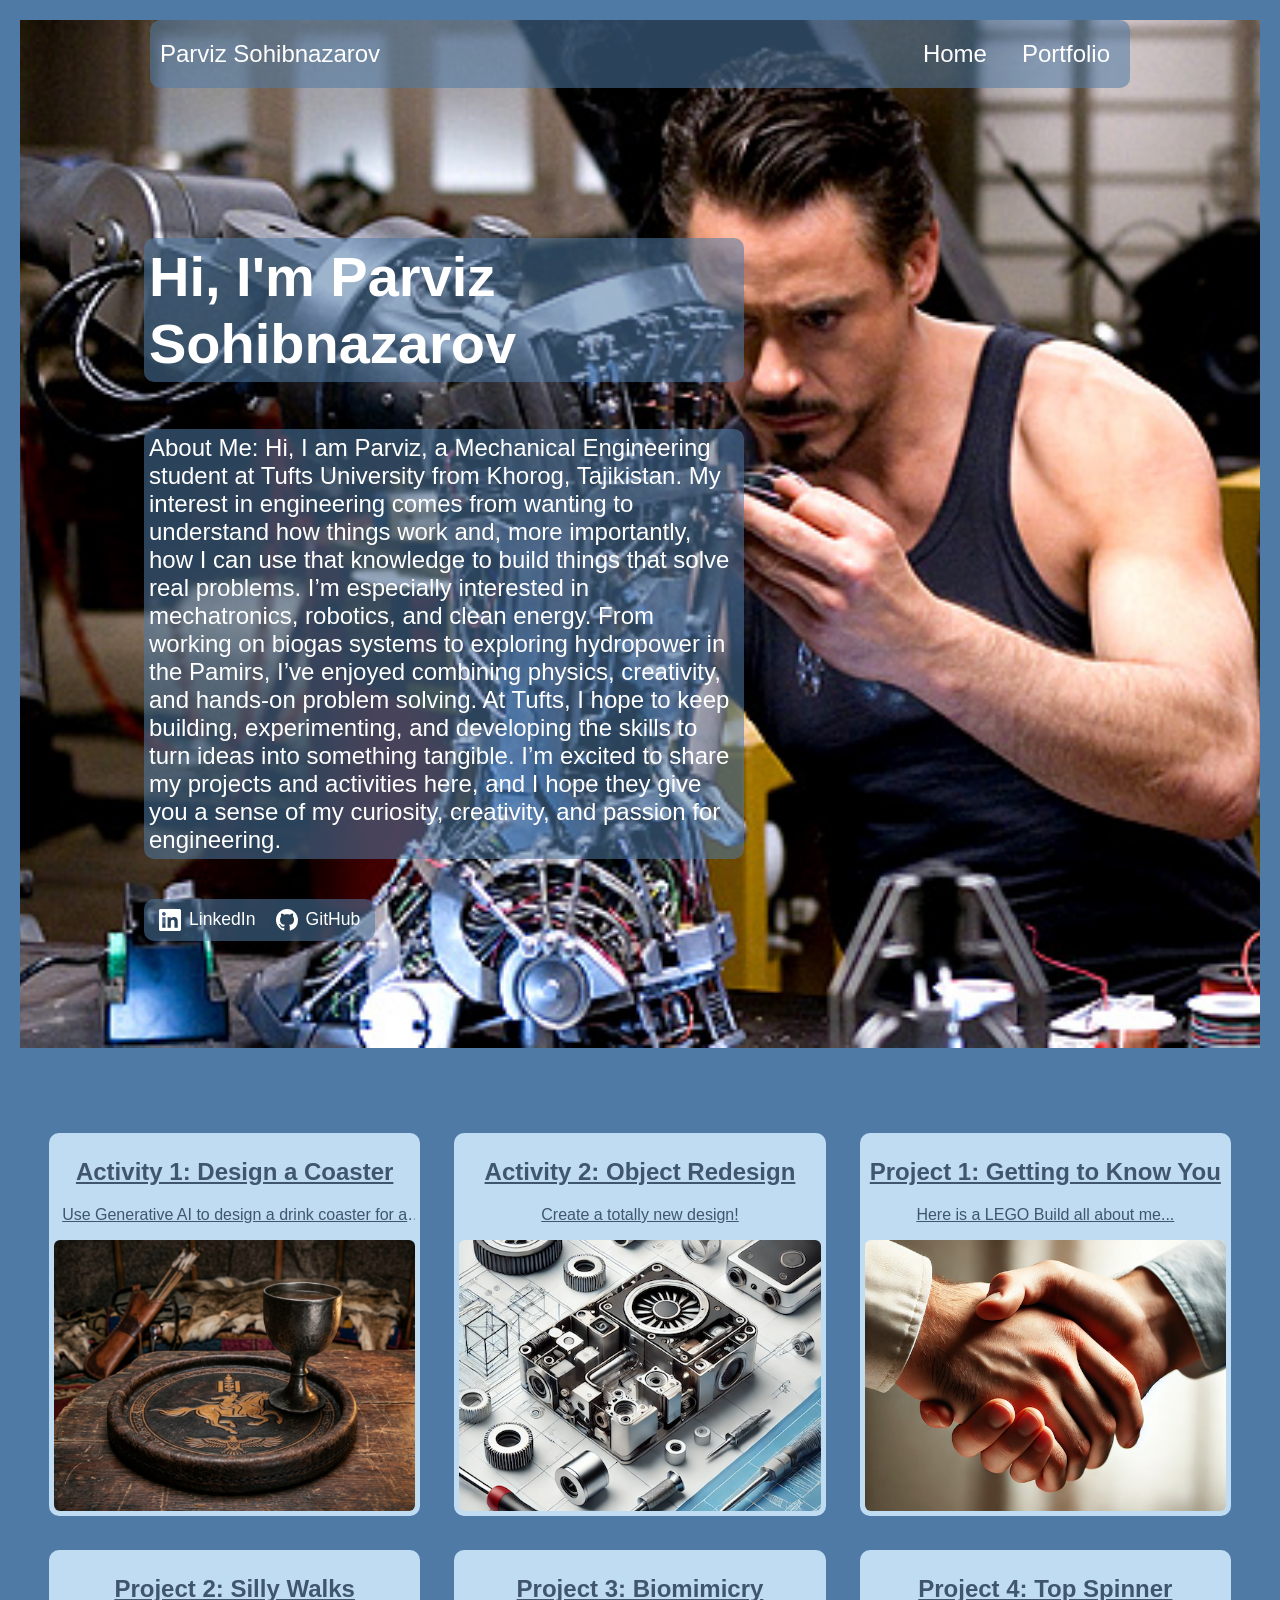
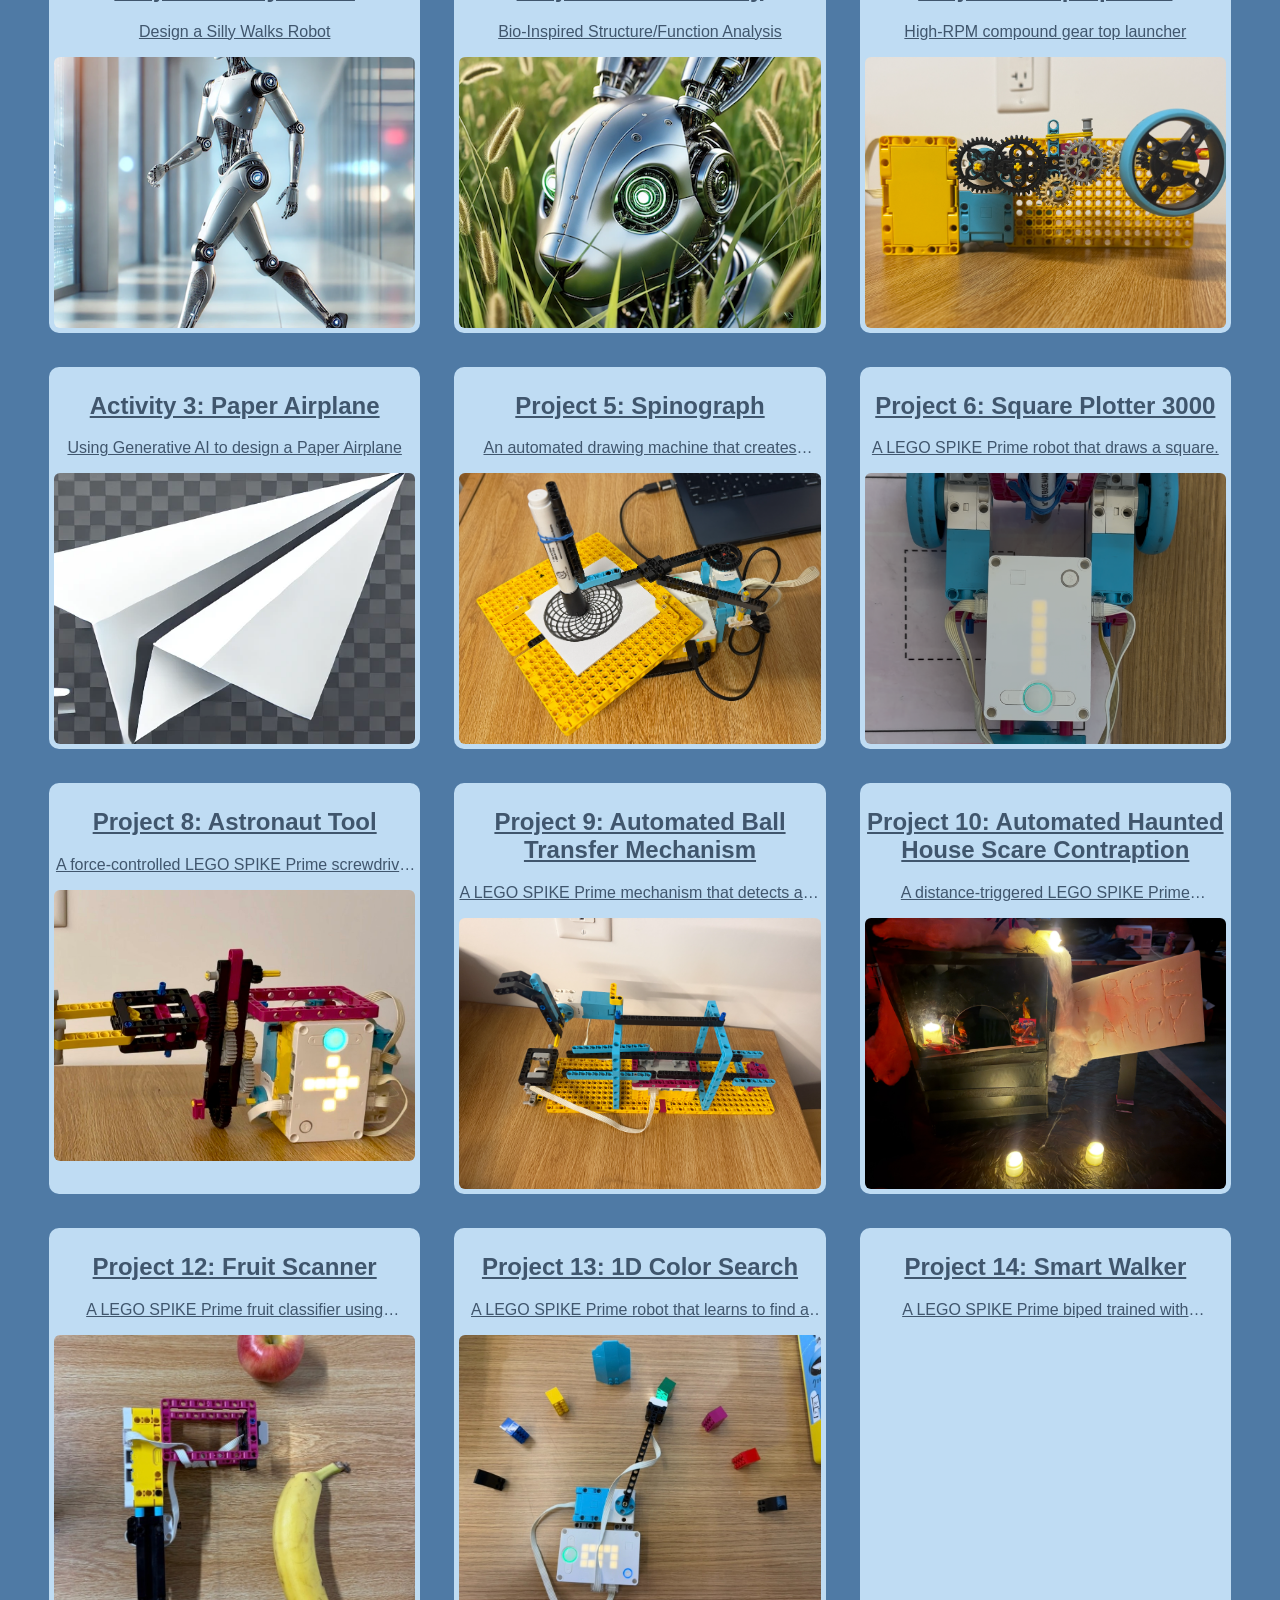
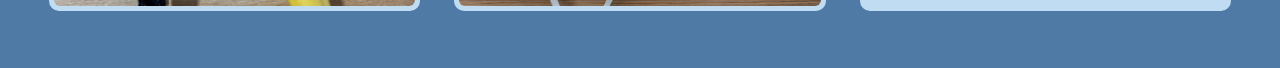
<file: index.html>
<!DOCTYPE html>
<html lang="en">
<head>
    <title>Parviz Sohibnazarov - Portfolio</title>

    <!-- Recommended meta tags -->
    <meta charset="UTF-8">
    <meta name="viewport" content="width=device-width,initial-scale=1.0">
    <meta name="description" content="Parviz Sohibnazarov's engineering portfolio: activities and projects from an intro-to-engineering course.">

    <!-- Stylesheet (CSS) -->
    <link rel="stylesheet" href="./index.css">
</head>
<body>

    <!-- Header and Navigation Section -->
    <header class="header">
        <a class="name">Parviz Sohibnazarov</a>
        <nav class="navbar">
            <a href="#">Home</a>
            <a href="#portfolio">Portfolio</a>
        </nav>
    </header>

    <!-- Introduction Section -->
    <section class="home" style="background:url(./images/iron-man-tony-stark.jpg) no-repeat; background-size: cover; background-position: center;">
        <div class="home-content">
            <h1>Hi, I'm Parviz Sohibnazarov</h1>
            <p>About Me: Hi, I am Parviz, a Mechanical Engineering student at Tufts University from Khorog, Tajikistan. My interest in engineering comes from wanting to understand how things work and, more importantly, how I can use that knowledge to build things that solve real problems. I’m especially interested in mechatronics, robotics, and clean energy. From working on biogas systems to exploring hydropower in the Pamirs, I’ve enjoyed combining physics, creativity, and hands-on problem solving. At Tufts, I hope to keep building, experimenting, and developing the skills to turn ideas into something tangible. I’m excited to share my projects and activities here, and I hope they give you a sense of my curiosity, creativity, and passion for engineering.</p>

            <!-- Replace these hrefs with your own LinkedIn/GitHub URLs -->
            <div class="socials">
                <a href="www.linkedin.com/in/parviz-sohibnazarov" target="_blank" rel="noopener" class="social-link">
                    <svg viewBox="0 0 24 24" aria-hidden="true"><path d="M20.447 20.452h-3.554v-5.569c0-1.328-.027-3.037-1.852-3.037-1.853 0-2.136 1.446-2.136 2.939v5.667H9.351V9h3.414v1.561h.046c.477-.9 1.637-1.85 3.37-1.85 3.601 0 4.267 2.37 4.267 5.455v6.286zM5.337 7.433c-1.144 0-2.063-.926-2.063-2.065 0-1.138.92-2.063 2.063-2.063 1.14 0 2.064.925 2.064 2.063 0 1.139-.925 2.065-2.064 2.065zm1.782 13.019H3.555V9h3.564v11.452zM22.225 0H1.771C.792 0 0 .774 0 1.729v20.542C0 23.227.792 24 1.771 24h20.451C23.2 24 24 23.227 24 22.271V1.729C24 .774 23.2 0 22.222 0h.003z"/></svg>
                    <span>LinkedIn</span>
                </a>
                <a href="https://github.com/parvizsohibnazarov-code" target="_blank" rel="noopener" class="social-link">
                    <svg viewBox="0 0 24 24" aria-hidden="true"><path d="M12 0C5.37 0 0 5.37 0 12c0 5.31 3.435 9.795 8.205 11.385.6.105.825-.255.825-.57 0-.285-.015-1.23-.015-2.235-3.015.555-3.795-.735-4.035-1.41-.135-.345-.72-1.41-1.23-1.695-.42-.225-1.02-.78-.015-.795.945-.015 1.62.87 1.845 1.23 1.08 1.815 2.805 1.305 3.495.99.105-.78.42-1.305.765-1.605-2.67-.3-5.46-1.335-5.46-5.925 0-1.305.465-2.385 1.23-3.225-.12-.3-.54-1.53.12-3.18 0 0 1.005-.315 3.3 1.23.96-.27 1.98-.405 3-.405s2.04.135 3 .405c2.295-1.56 3.3-1.23 3.3-1.23.66 1.65.24 2.88.12 3.18.765.84 1.23 1.905 1.23 3.225 0 4.605-2.805 5.625-5.475 5.925.435.375.81 1.095.81 2.22 0 1.605-.015 2.895-.015 3.3 0 .315.225.69.825.57A12.02 12.02 0 0024 12c0-6.63-5.37-12-12-12z"/></svg>
                    <span>GitHub</span>
                </a>
            </div>
        </div>
    </section>

    <!-- Portfolio Section -->
    <a name="portfolio"></a>
    <section class="portfolio">

        <!-- PROJECT -->
        <article class="project-card">
            <a href="./activity01.html" class="project-link">
                <h2 class="project-title">Activity 1: Design a Coaster</h2>
                <p class="project-desc">Use Generative AI to design a drink coaster for a client.</p>
                <img src="./images/activity01.png" class="project-img">
            </a>
        </article>

        <!-- PROJECT -->
        <article class="project-card">
            <a href="./activity02.html" class="project-link">
                <h2 class="project-title">Activity 2: Object Redesign</h2>
                <p class="project-desc">Create a totally new design!</p>
                <img src="./images/activity02.png" class="project-img">
            </a>
        </article>

        <!-- PROJECT -->
        <article class="project-card">
            <a href="./project01.html" class="project-link">
                <h2 class="project-title">Project 1: Getting to Know You</h2>
                <p class="project-desc">Here is a LEGO Build all about me...</p>
                <img src="./images/project01.png" class="project-img">
            </a>
        </article>

        <!-- PROJECT -->
        <article class="project-card">
            <a href="./project02.html" class="project-link">
                <h2 class="project-title">Project 2: Silly Walks</h2>
                <p class="project-desc">Design a Silly Walks Robot</p>
                <img src="./images/project02.png" class="project-img">
            </a>
        </article>

        <!-- PROJECT -->
        <article class="project-card">
            <a href="./project03.html" class="project-link">
                <h2 class="project-title">Project 3: Biomimicry</h2>
                <p class="project-desc">Bio-Inspired Structure/Function Analysis</p>
                <img src="./images/project03.png" class="project-img">
            </a>
        </article>

        <!-- PROJECT -->
        <article class="project-card">
            <a href="./project04.html" class="project-link">
                <h2 class="project-title">Project 4: Top Spinner</h2>
                <p class="project-desc">High-RPM compound gear top launcher</p>
                <img src="./images/Sideviewspin.png" class="project-img" alt="Side view of the top spinner launcher">
            </a>
        </article>

        <!-- PROJECT -->
        <article class="project-card">
            <a href="./activity03.html" class="project-link">
                <h2 class="project-title">Activity 3: Paper Airplane</h2>
                <p class="project-desc">Using Generative AI to design a Paper Airplane</p>
                <img src="./images/activity03.png" class="project-img">
            </a>
        </article>

        <!-- PROJECT -->
        <article class="project-card">
            <a href="./project05.html" class="project-link">
                <h2 class="project-title">Project 5: Spinograph</h2>
                <p class="project-desc">An automated drawing machine that creates geometric patterns.</p>
                <img src="./images/Spin1.png" class="project-img" alt="LEGO SPIKE Prime Spinograph drawing machine">
            </a>
        </article>

        <!-- PROJECT -->
        <article class="project-card">
            <a href="./project06.html" class="project-link">
                <h2 class="project-title">Project 6: Square Plotter 3000</h2>
                <p class="project-desc">A LEGO SPIKE Prime robot that draws a square.</p>
                <img src="./images/View recent photos.png" class="project-img" alt="LEGO SPIKE Prime Square Plotter 3000">
            </a>
        </article>

        <!-- PROJECT -->
        <article class="project-card">
            <a href="./project08.html" class="project-link">
                <h2 class="project-title">Project 8: Astronaut Tool</h2>
                <p class="project-desc">A force-controlled LEGO SPIKE Prime screwdriver that won the class tournament.</p>
                <img src="./images/project08.jpg" class="project-img" alt="Astronaut Tool project">
            </a>
        </article>

        <!-- PROJECT -->
        <article class="project-card">
            <a href="./project09.html" class="project-link">
                <h2 class="project-title">Project 9: Automated Ball Transfer Mechanism</h2>
                <p class="project-desc">A LEGO SPIKE Prime mechanism that detects and kicks a ping-pong ball along a track.</p>
                <img src="./images/project09.png" class="project-img" alt="LEGO SPIKE Prime automated ball transfer mechanism">
            </a>
        </article>

        <!-- PROJECT -->
        <article class="project-card">
            <a href="./project10.html" class="project-link">
                <h2 class="project-title">Project 10: Automated Haunted House Scare Contraption</h2>
                <p class="project-desc">A distance-triggered LEGO SPIKE Prime Halloween scare mechanism.</p>
                <img src="./images/project10.png" class="project-img" alt="A Halloween candy box decorated with a “Free Candy” sign and glowing lights">
            </a>
        </article>

        <!-- PROJECT -->
        <article class="project-card">
            <a href="./project12.html" class="project-link">
                <h2 class="project-title">Project 12: Fruit Scanner</h2>
                <p class="project-desc">A LEGO SPIKE Prime fruit classifier using normalized RGB values and 1-NN.</p>
                <img src="./images/project12.jpeg" class="project-img" alt="LEGO SPIKE Prime scanner beside an apple and a banana">
            </a>
        </article>

        <!-- PROJECT -->
        <article class="project-card">
            <a href="./project13.html" class="project-link">
                <h2 class="project-title">Project 13: 1D Color Search</h2>
                <p class="project-desc">A LEGO SPIKE Prime robot that learns to find a green goal using Q-learning.</p>
                <img src="./images/project13.jpg" class="project-img" alt="LEGO SPIKE Prime hub and color sensor positioned among colored LEGO bricks">
            </a>
        </article>

        <!-- PROJECT -->
        <article class="project-card">
            <a href="./project14.html" class="project-link">
                <h2 class="project-title">Project 14: Smart Walker</h2>
                <p class="project-desc">A LEGO SPIKE Prime biped trained with reinforcement learning to walk straight.</p>
            </a>
        </article>

    </section>
    
</body>
</html>
</file>
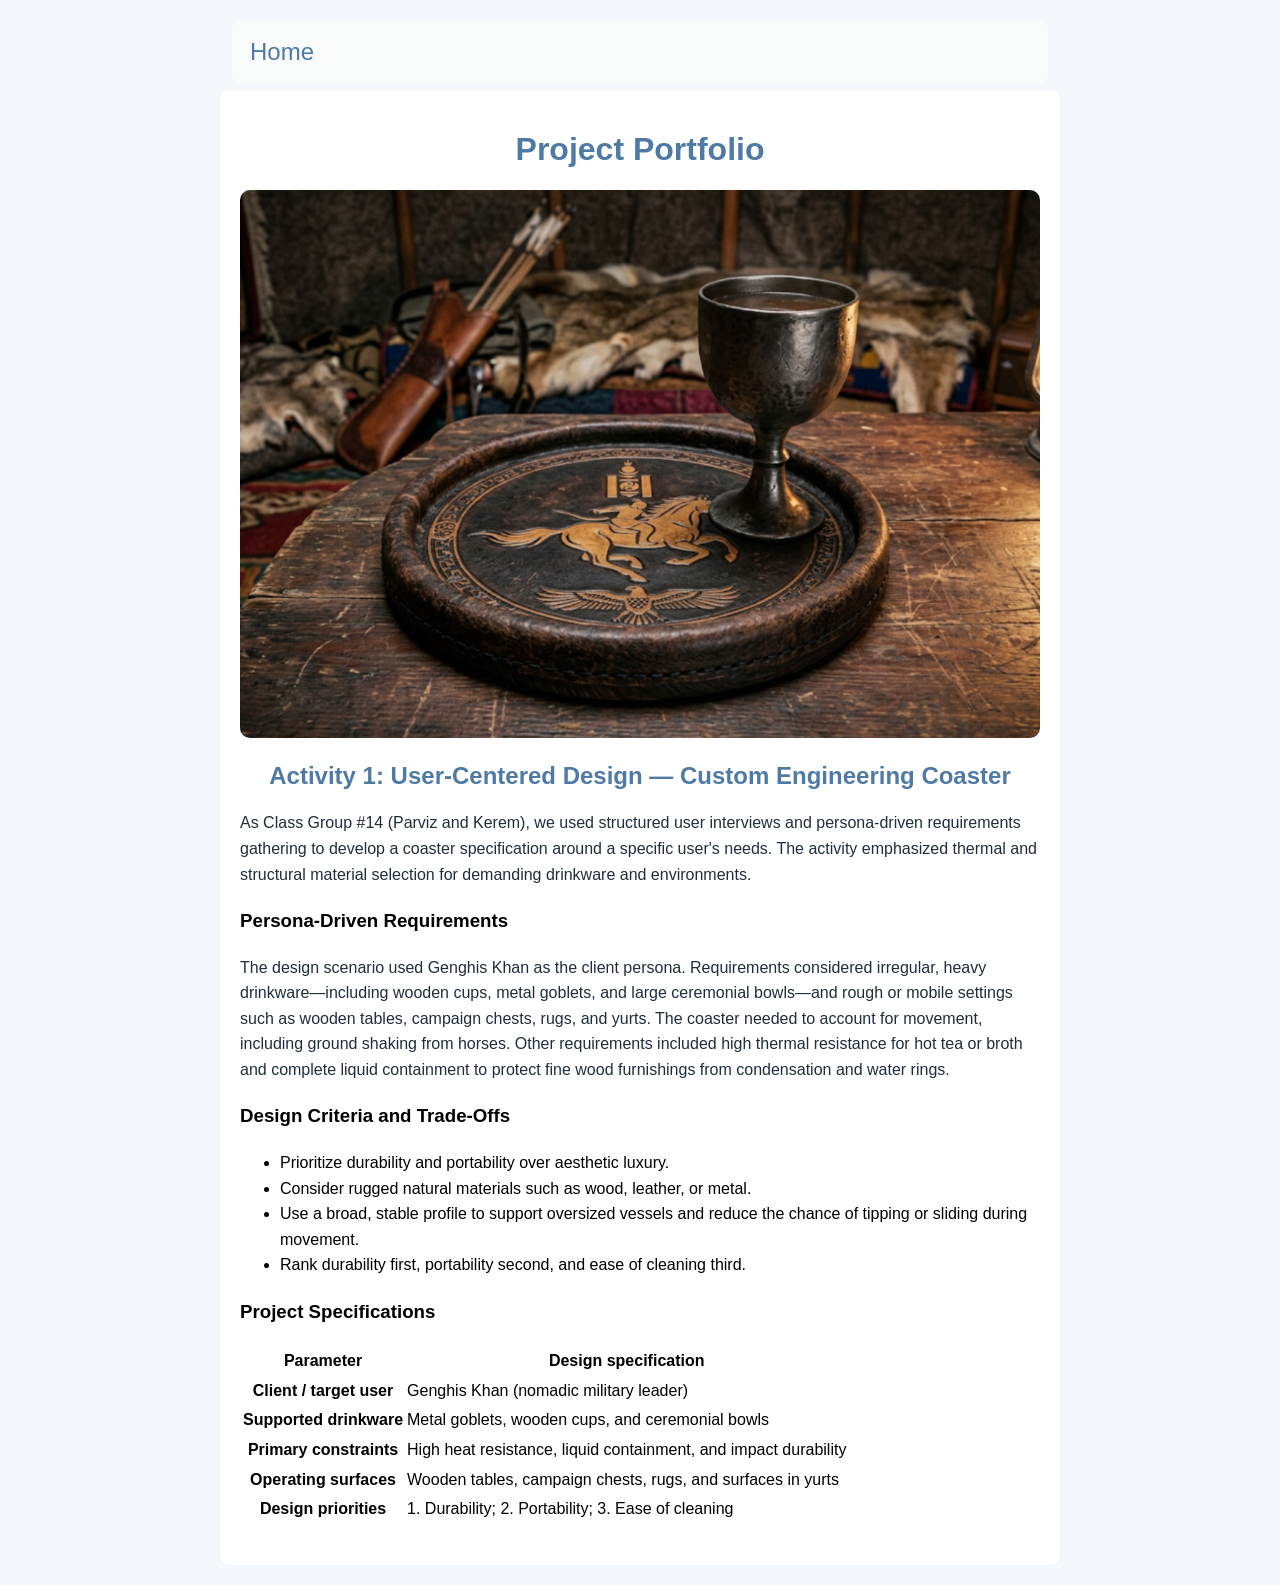
<file: activity01.html>
<!DOCTYPE html>
<html lang="en">
<head>
    <title>Activity 1: User-Centered Coaster Design</title>
    <link rel="stylesheet" href="./project.css">
</head>
<body>

    <!-- Header and Navigation Section -->
    <header class="header">
        <nav class="navbar">
            <a href="./index.html" class="active">Home</a>
        </nav>
    </header>

    <!-- Project Information -->
    <div class="proj-container">

        <h1 class='proj-header'>Project Portfolio</h1>

        <div class="proj-img-container">
            <img src="./images/activity01.png" alt="Decorated round coaster holding a metal goblet on a wooden table">
        </div>

        <h2 class='proj-header'>Activity 1: User-Centered Design — Custom Engineering Coaster</h2>

        <div class="proj-desc">
            <p>As Class Group #14 (Parviz and Kerem), we used structured user interviews and persona-driven requirements gathering to develop a coaster specification around a specific user's needs. The activity emphasized thermal and structural material selection for demanding drinkware and environments.</p>

            <h3>Persona-Driven Requirements</h3>
            <p>The design scenario used Genghis Khan as the client persona. Requirements considered irregular, heavy drinkware—including wooden cups, metal goblets, and large ceremonial bowls—and rough or mobile settings such as wooden tables, campaign chests, rugs, and yurts. The coaster needed to account for movement, including ground shaking from horses. Other requirements included high thermal resistance for hot tea or broth and complete liquid containment to protect fine wood furnishings from condensation and water rings.</p>

            <h3>Design Criteria and Trade-Offs</h3>
            <ul>
                <li>Prioritize durability and portability over aesthetic luxury.</li>
                <li>Consider rugged natural materials such as wood, leather, or metal.</li>
                <li>Use a broad, stable profile to support oversized vessels and reduce the chance of tipping or sliding during movement.</li>
                <li>Rank durability first, portability second, and ease of cleaning third.</li>
            </ul>

            <h3>Project Specifications</h3>
            <table>
                <thead>
                    <tr>
                        <th scope="col">Parameter</th>
                        <th scope="col">Design specification</th>
                    </tr>
                </thead>
                <tbody>
                    <tr>
                        <th scope="row">Client / target user</th>
                        <td>Genghis Khan (nomadic military leader)</td>
                    </tr>
                    <tr>
                        <th scope="row">Supported drinkware</th>
                        <td>Metal goblets, wooden cups, and ceremonial bowls</td>
                    </tr>
                    <tr>
                        <th scope="row">Primary constraints</th>
                        <td>High heat resistance, liquid containment, and impact durability</td>
                    </tr>
                    <tr>
                        <th scope="row">Operating surfaces</th>
                        <td>Wooden tables, campaign chests, rugs, and surfaces in yurts</td>
                    </tr>
                    <tr>
                        <th scope="row">Design priorities</th>
                        <td>1. Durability; 2. Portability; 3. Ease of cleaning</td>
                    </tr>
                </tbody>
            </table>
        </div>

    </div>
    <!-- End Project Information -->

</body>
</html>
</file>
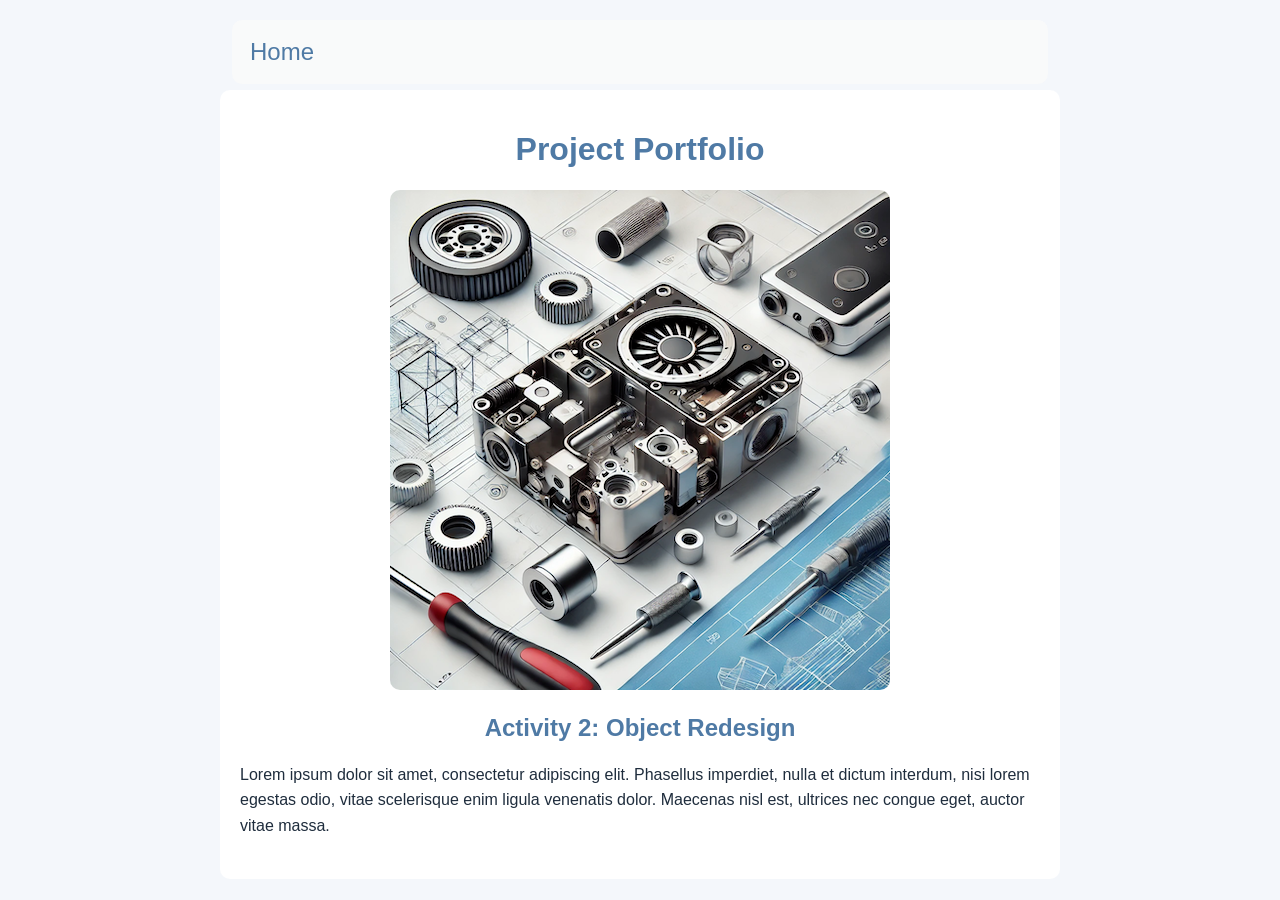
<file: activity02.html>
<!DOCTYPE html>
<html lang="en">
<head>
    <title>Activity 2: Object Redesign</title>
    <link rel="stylesheet" href="./project.css">
</head>
<body>

    <!-- Header and Navigation Section -->
    <header class="header">
        <nav class="navbar">
            <a href="./index.html" class="active">Home</a>
        </nav>
    </header>

    <!-- Project Information -->
    <div class="proj-container">

        <h1 class='proj-header'>Project Portfolio</h1>

        <div class="proj-img-container">
            <img src="./images/activity02.png">
        </div>

        <h2 class='proj-header'>Activity 2: Object Redesign</h2>

        <div class="proj-desc">
            <p>Lorem ipsum dolor sit amet, consectetur adipiscing elit. Phasellus imperdiet, nulla et dictum interdum, nisi lorem egestas odio, vitae scelerisque enim ligula venenatis dolor. Maecenas nisl est, ultrices nec congue eget, auctor vitae massa.</p>
        </div>

    </div>
    <!-- End Project Information -->

</body>
</html>
</file>
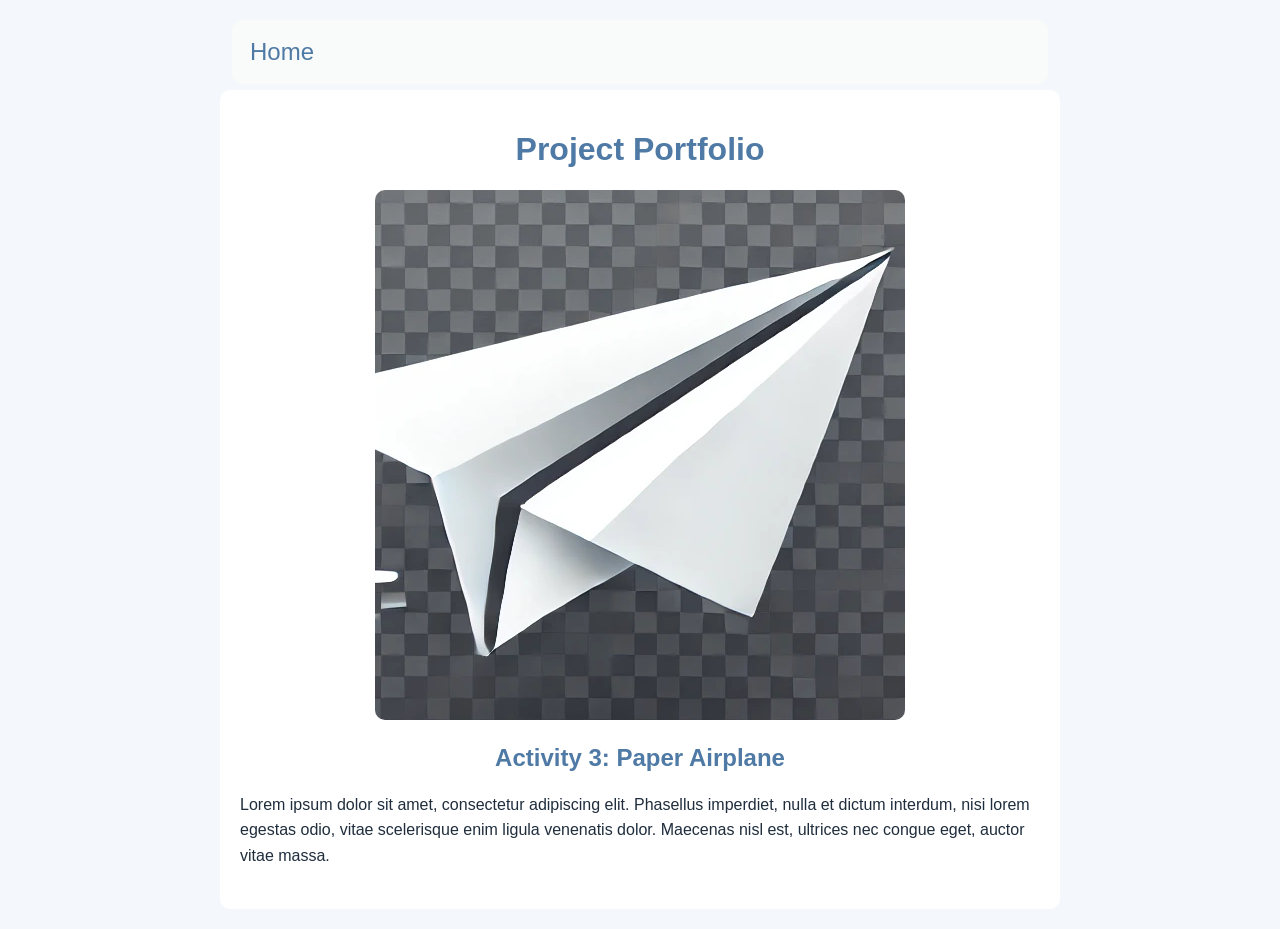
<file: activity03.html>
<!DOCTYPE html>
<html lang="en">
<head>
    <title>Activity 3: Paper Airplane</title>
    <link rel="stylesheet" href="./project.css">
</head>
<body>

    <!-- Header and Navigation Section -->
    <header class="header">
        <nav class="navbar">
            <a href="./index.html" class="active">Home</a>
        </nav>
    </header>

    <!-- Project Information -->
    <div class="proj-container">

        <h1 class='proj-header'>Project Portfolio</h1>

        <div class="proj-img-container">
            <img src="./images/activity03.png">
        </div>

        <h2 class='proj-header'>Activity 3: Paper Airplane</h2>

        <div class="proj-desc">
            <p>Lorem ipsum dolor sit amet, consectetur adipiscing elit. Phasellus imperdiet, nulla et dictum interdum, nisi lorem egestas odio, vitae scelerisque enim ligula venenatis dolor. Maecenas nisl est, ultrices nec congue eget, auctor vitae massa.</p>
        </div>

    </div>
    <!-- End Project Information -->

</body>
</html>
</file>
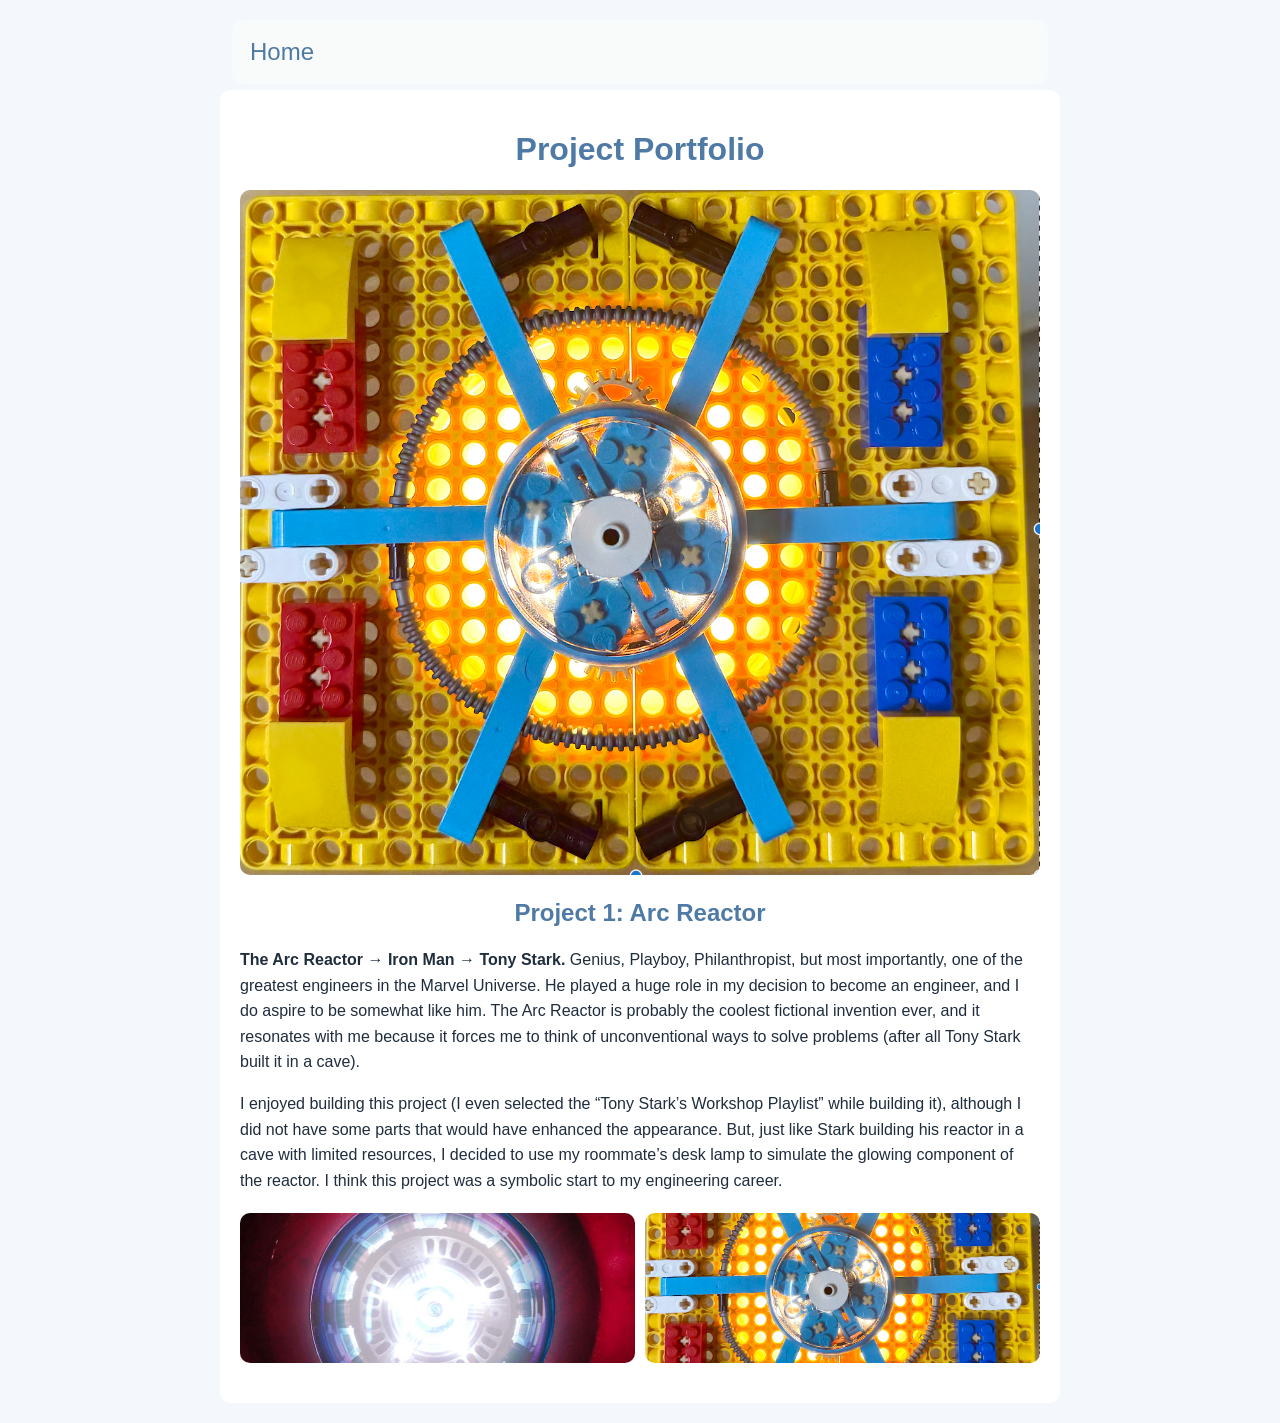
<file: project01.html>
<!DOCTYPE html>
<html lang="en">
<head>
    <title>Project 1: Arc Reactor</title>
    <link rel="stylesheet" href="./project.css">
</head>
<body>

    <!-- Header and Navigation Section -->
    <header class="header">
        <nav class="navbar">
            <a href="./index.html" class="active">Home</a>
        </nav>
    </header>

    <!-- Project Information -->
    <div class="proj-container">

        <h1 class='proj-header'>Project Portfolio</h1>

        <div class="proj-img-container">
            <img src="./images/LEGO Arcreactor.png" alt="Finished LEGO Arc Reactor build">
        </div>

        <h2 class='proj-header'>Project 1: Arc Reactor</h2>

        <div class="proj-desc">
            <p><strong>The Arc Reactor → Iron Man → Tony Stark.</strong> Genius, Playboy, Philanthropist, but most importantly, one of the greatest engineers in the Marvel Universe. He played a huge role in my decision to become an engineer, and I do aspire to be somewhat like him. The Arc Reactor is probably the coolest fictional invention ever, and it resonates with me because it forces me to think of unconventional ways to solve problems (after all Tony Stark built it in a cave).</p>

            <p>I enjoyed building this project (I even selected the “Tony Stark’s Workshop Playlist” while building it), although I did not have some parts that would have enhanced the appearance. But, just like Stark building his reactor in a cave with limited resources, I decided to use my roommate’s desk lamp to simulate the glowing component of the reactor. I think this project was a symbolic start to my engineering career.</p>
        </div>

        <div class="proj-gallery">
            <img src="./images/Arc-reactor Inspo.png" alt="Arc Reactor inspiration reference image">
            <img src="./images/LEGO Arcreactor.png" alt="Finished LEGO Arc Reactor project evidence">
        </div>

    </div>
    <!-- End Project Information -->

</body>
</html>
</file>
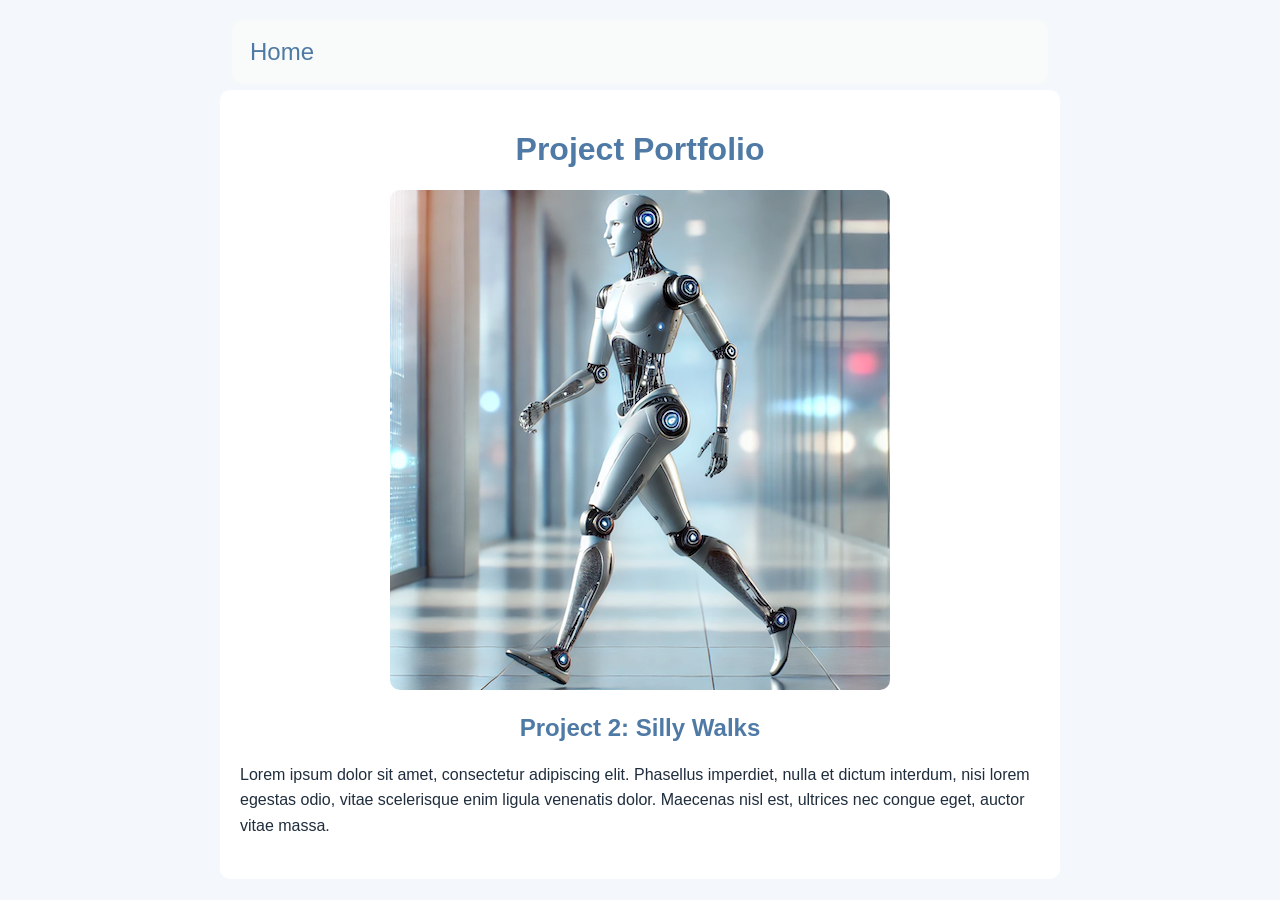
<file: project02.html>
<!DOCTYPE html>
<html lang="en">
<head>
    <title>Project 2: Silly Walks</title>
    <link rel="stylesheet" href="./project.css">
</head>
<body>

    <!-- Header and Navigation Section -->
    <header class="header">
        <nav class="navbar">
            <a href="./index.html" class="active">Home</a>
        </nav>
    </header>

    <!-- Project Information -->
    <div class="proj-container">

        <h1 class='proj-header'>Project Portfolio</h1>

        <div class="proj-img-container">
            <img src="./images/project02.png">
        </div>

        <h2 class='proj-header'>Project 2: Silly Walks</h2>

        <div class="proj-desc">
            <p>Lorem ipsum dolor sit amet, consectetur adipiscing elit. Phasellus imperdiet, nulla et dictum interdum, nisi lorem egestas odio, vitae scelerisque enim ligula venenatis dolor. Maecenas nisl est, ultrices nec congue eget, auctor vitae massa.</p>
        </div>

    </div>
    <!-- End Project Information -->

</body>
</html>
</file>
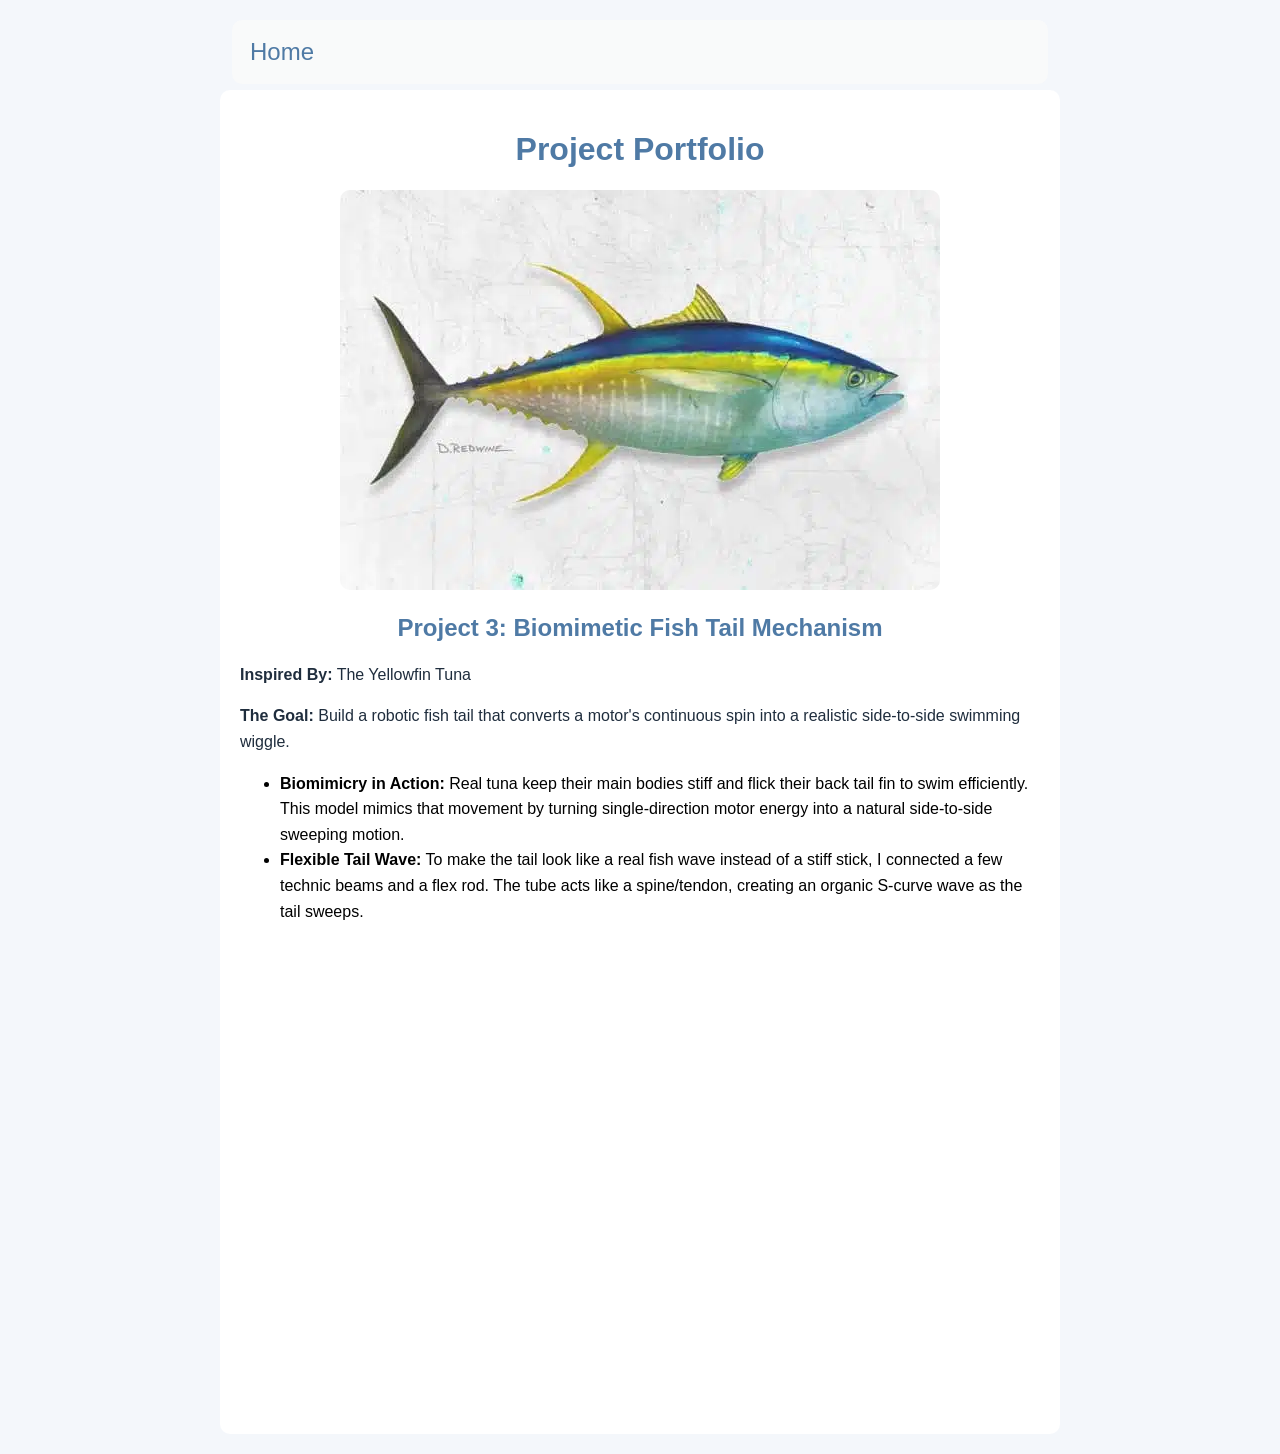
<file: project03.html>
<!DOCTYPE html>
<html lang="en">
<head>
    <title>Project 3: Biomimetic Fish Tail Mechanism</title>
    <link rel="stylesheet" href="./project.css">
</head>
<body>

    <!-- Header and Navigation Section -->
    <header class="header">
        <nav class="navbar">
            <a href="./index.html" class="active">Home</a>
        </nav>
    </header>

    <!-- Project Information -->
    <div class="proj-container">

        <h1 class='proj-header'>Project Portfolio</h1>

        <div class="proj-img-container">
            <img src="./images/Tuna.webp" alt="Yellowfin tuna-inspired biomimetic fish tail mechanism">
        </div>

        <h2 class='proj-header'>Project 3: Biomimetic Fish Tail Mechanism</h2>

        <div class="proj-desc">
            <p><strong>Inspired By:</strong> The Yellowfin Tuna</p>

            <p><strong>The Goal:</strong> Build a robotic fish tail that converts a motor's continuous spin into a realistic side-to-side swimming wiggle.</p>

            <ul>
                <li><strong>Biomimicry in Action:</strong> Real tuna keep their main bodies stiff and flick their back tail fin to swim efficiently. This model mimics that movement by turning single-direction motor energy into a natural side-to-side sweeping motion.</li>
                <li><strong>Flexible Tail Wave:</strong> To make the tail look like a real fish wave instead of a stiff stick, I connected a few technic beams and a flex rod. The tube acts like a spine/tendon, creating an organic S-curve wave as the tail sweeps.</li>
            </ul>
        </div>

        <div class="proj-video-container">
            <iframe src="https://www.youtube.com/embed/vC35CmQXNpw" title="Biomimetic fish tail mechanism video" allowfullscreen></iframe>
        </div>

    </div>
    <!-- End Project Information -->

</body>
</html>
</file>
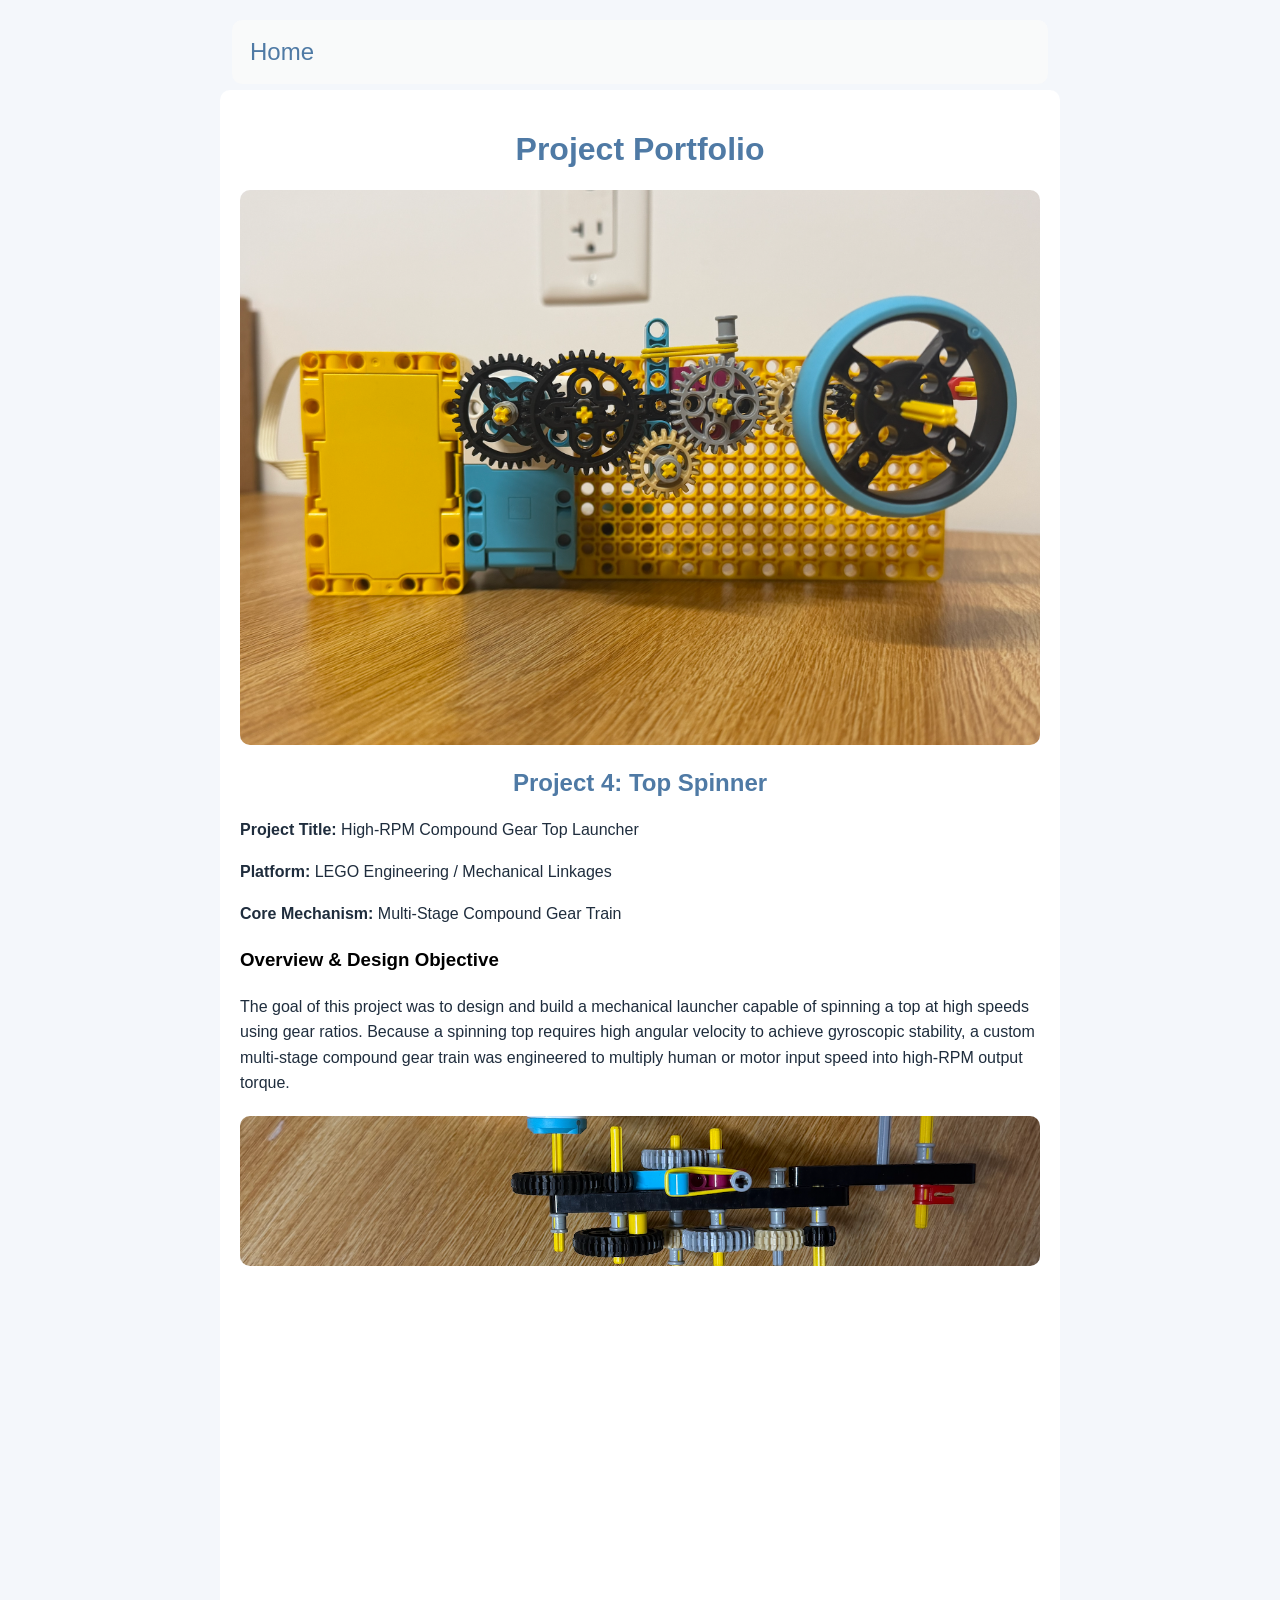
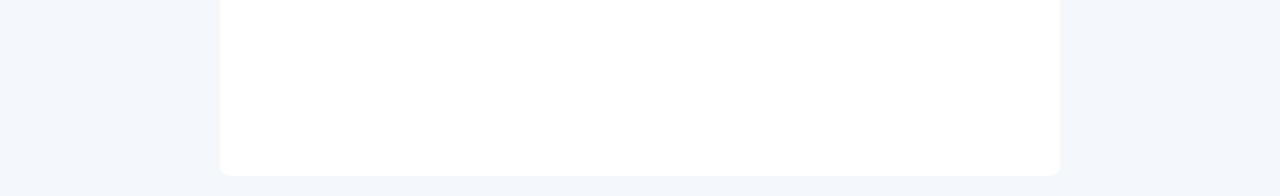
<file: project04.html>
<!DOCTYPE html>
<html lang="en">
<head>
	<title>Project 4: Top Spinner</title>
	<link rel="stylesheet" href="./project.css">
</head>
<body>

	<!-- Header and Navigation Section -->
	<header class="header">
		<nav class="navbar">
			<a href="./index.html" class="active">Home</a>
		</nav>
	</header>

	<!-- Project Information -->
	<div class="proj-container">

		<h1 class='proj-header'>Project Portfolio</h1>

		<div class="proj-img-container">
			<img src="./images/Sideviewspin.png" alt="Side view of the high-RPM compound gear top launcher">
		</div>

		<h2 class='proj-header'>Project 4: Top Spinner</h2>

		<div class="proj-desc">
			<p><strong>Project Title:</strong> High-RPM Compound Gear Top Launcher</p>
			<p><strong>Platform:</strong> LEGO Engineering / Mechanical Linkages</p>
			<p><strong>Core Mechanism:</strong> Multi-Stage Compound Gear Train</p>

			<h3>Overview &amp; Design Objective</h3>
			<p>The goal of this project was to design and build a mechanical launcher capable of spinning a top at high speeds using gear ratios. Because a spinning top requires high angular velocity to achieve gyroscopic stability, a custom multi-stage compound gear train was engineered to multiply human or motor input speed into high-RPM output torque.</p>
		</div>

		<div class="proj-gallery">
			<img src="./images/Topviewspin.png" alt="Top view of the high-RPM compound gear top launcher">
		</div>

		<div class="proj-video-container">
			<iframe src="https://www.youtube.com/embed/nlLUyRjvj44" title="High-RPM compound gear top launcher video" allowfullscreen></iframe>
		</div>

	</div>
	<!-- End Project Information -->

</body>
</html>
</file>
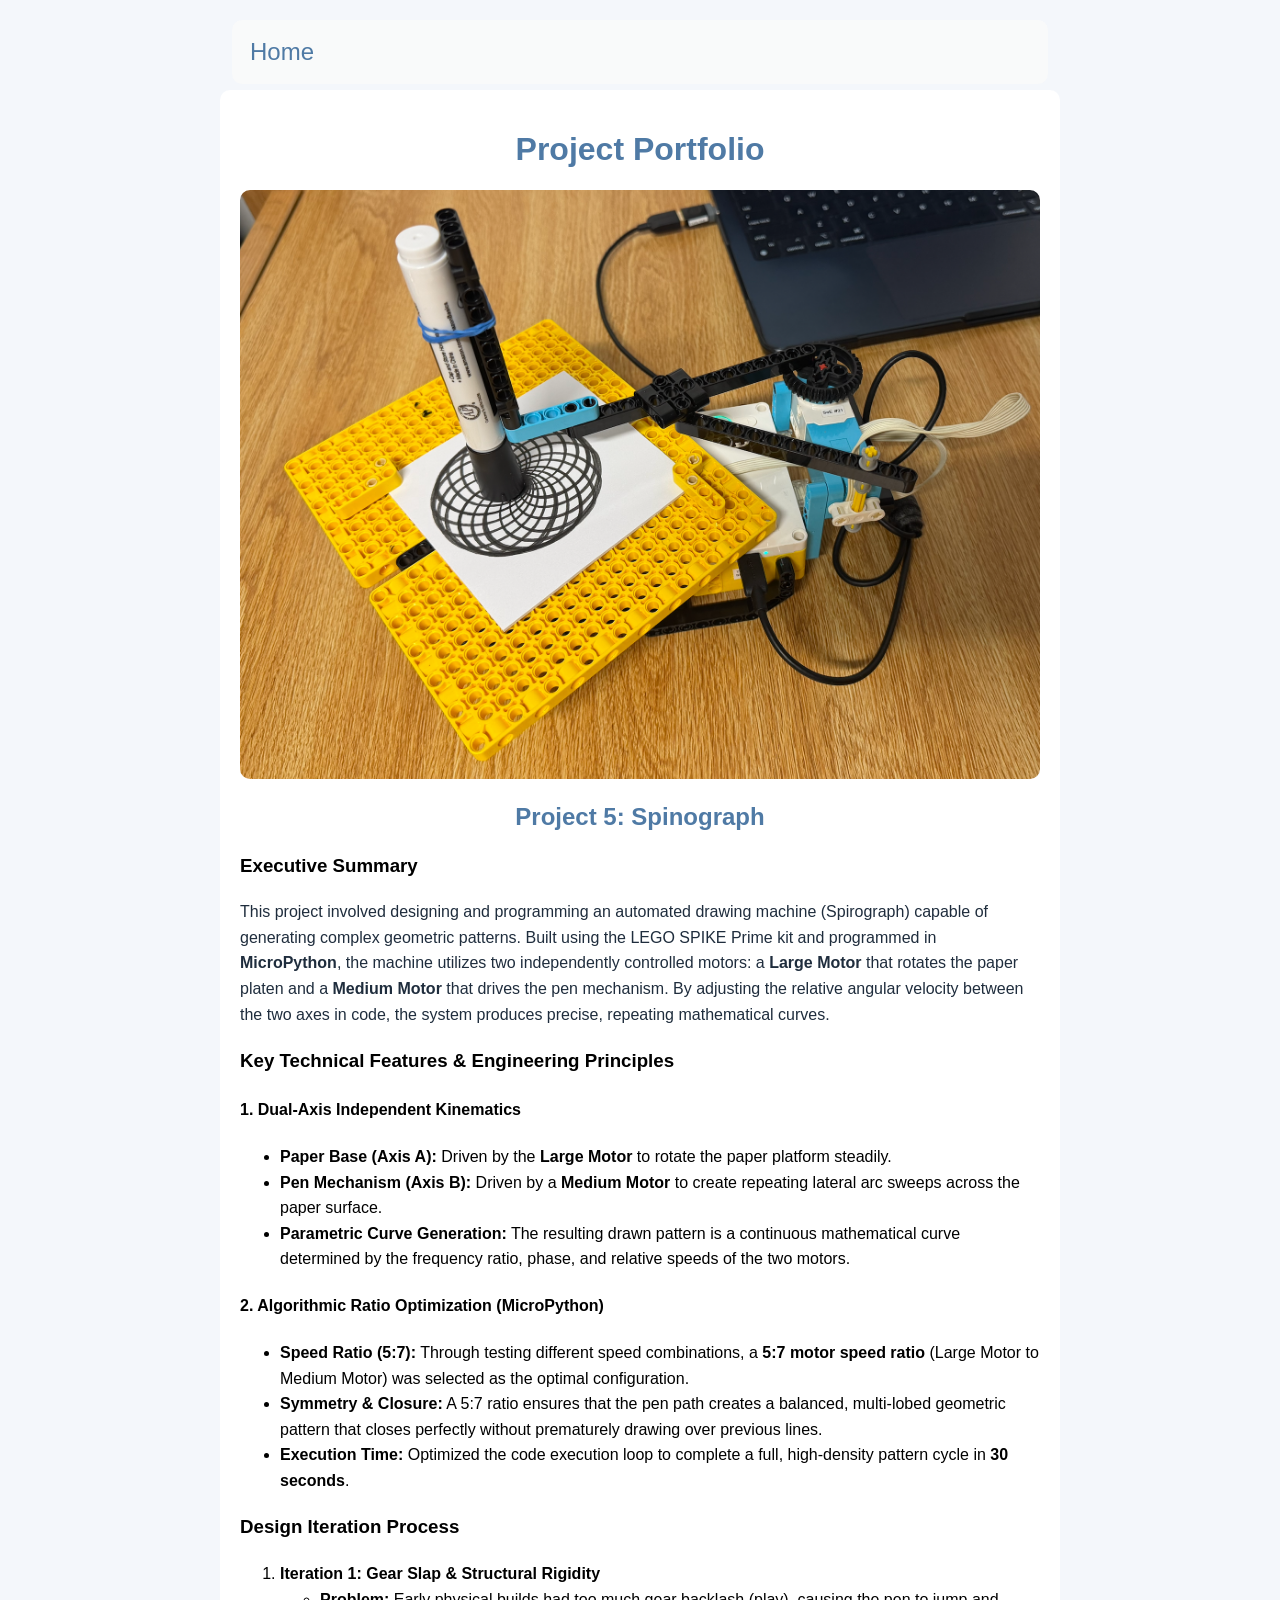
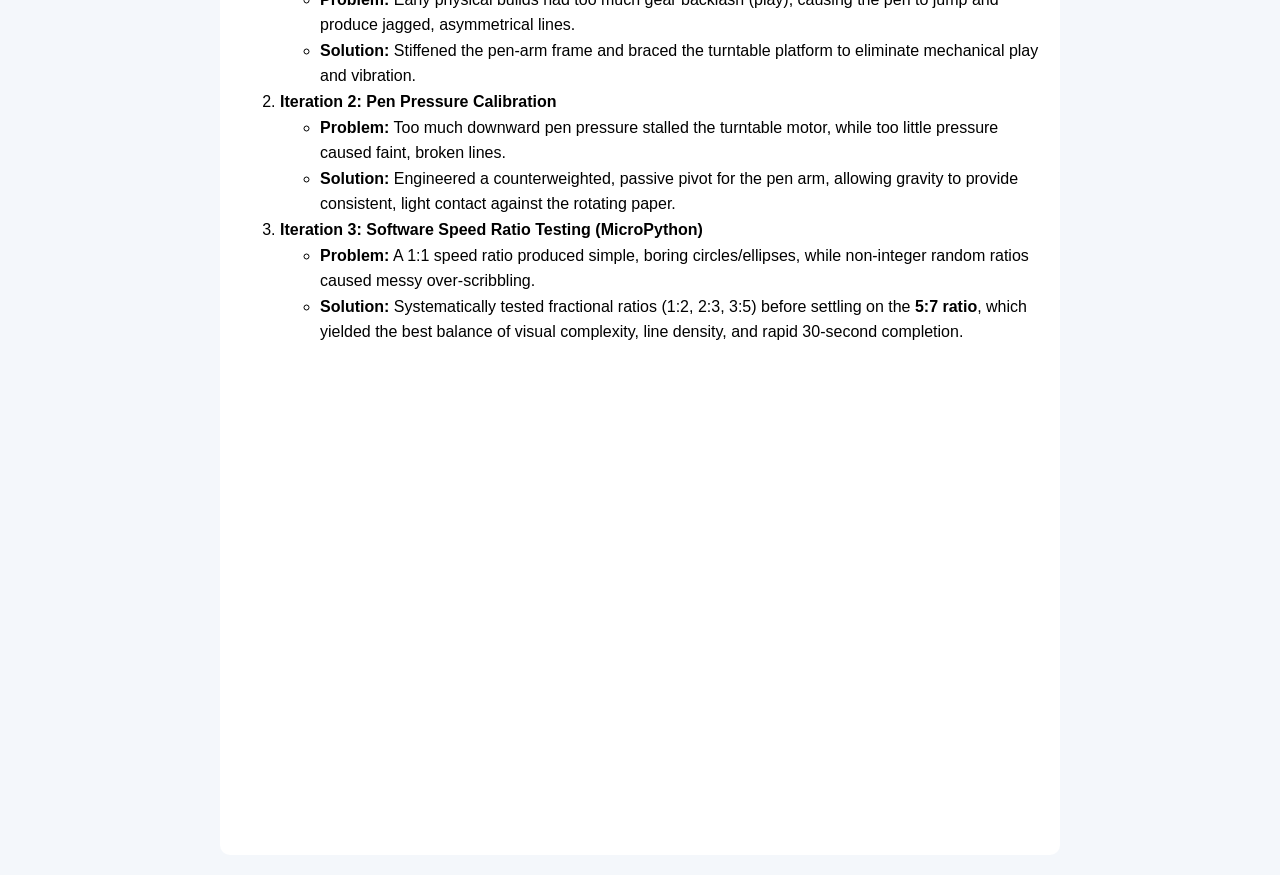
<file: project05.html>
<!DOCTYPE html>
<html lang="en">
<head>
	<title>Project 5: Spinograph</title>
	<link rel="stylesheet" href="./project.css">
</head>
<body>

	<header class="header">
		<nav class="navbar">
			<a href="./index.html" class="active">Home</a>
		</nav>
	</header>

	<div class="proj-container">

		<h1 class='proj-header'>Project Portfolio</h1>

		<div class="proj-img-container">
			<img src="./images/Spin1.png" alt="LEGO SPIKE Prime Spinograph drawing machine">
		</div>

		<h2 class='proj-header'>Project 5: Spinograph</h2>

		<div class="proj-desc">
			<h3>Executive Summary</h3>
			<p>This project involved designing and programming an automated drawing machine (Spirograph) capable of generating complex geometric patterns. Built using the LEGO SPIKE Prime kit and programmed in <strong>MicroPython</strong>, the machine utilizes two independently controlled motors: a <strong>Large Motor</strong> that rotates the paper platen and a <strong>Medium Motor</strong> that drives the pen mechanism. By adjusting the relative angular velocity between the two axes in code, the system produces precise, repeating mathematical curves.</p>

			<h3>Key Technical Features &amp; Engineering Principles</h3>
			<h4>1. Dual-Axis Independent Kinematics</h4>
			<ul>
				<li><strong>Paper Base (Axis A):</strong> Driven by the <strong>Large Motor</strong> to rotate the paper platform steadily.</li>
				<li><strong>Pen Mechanism (Axis B):</strong> Driven by a <strong>Medium Motor</strong> to create repeating lateral arc sweeps across the paper surface.</li>
				<li><strong>Parametric Curve Generation:</strong> The resulting drawn pattern is a continuous mathematical curve determined by the frequency ratio, phase, and relative speeds of the two motors.</li>
			</ul>

			<h4>2. Algorithmic Ratio Optimization (MicroPython)</h4>
			<ul>
				<li><strong>Speed Ratio (5:7):</strong> Through testing different speed combinations, a <strong>5:7 motor speed ratio</strong> (Large Motor to Medium Motor) was selected as the optimal configuration.</li>
				<li><strong>Symmetry &amp; Closure:</strong> A 5:7 ratio ensures that the pen path creates a balanced, multi-lobed geometric pattern that closes perfectly without prematurely drawing over previous lines.</li>
				<li><strong>Execution Time:</strong> Optimized the code execution loop to complete a full, high-density pattern cycle in <strong>30 seconds</strong>.</li>
			</ul>

			<h3>Design Iteration Process</h3>
			<ol>
				<li><strong>Iteration 1: Gear Slap &amp; Structural Rigidity</strong>
					<ul>
						<li><strong>Problem:</strong> Early physical builds had too much gear backlash (play), causing the pen to jump and produce jagged, asymmetrical lines.</li>
						<li><strong>Solution:</strong> Stiffened the pen-arm frame and braced the turntable platform to eliminate mechanical play and vibration.</li>
					</ul>
				</li>
				<li><strong>Iteration 2: Pen Pressure Calibration</strong>
					<ul>
						<li><strong>Problem:</strong> Too much downward pen pressure stalled the turntable motor, while too little pressure caused faint, broken lines.</li>
						<li><strong>Solution:</strong> Engineered a counterweighted, passive pivot for the pen arm, allowing gravity to provide consistent, light contact against the rotating paper.</li>
					</ul>
				</li>
				<li><strong>Iteration 3: Software Speed Ratio Testing (MicroPython)</strong>
					<ul>
						<li><strong>Problem:</strong> A 1:1 speed ratio produced simple, boring circles/ellipses, while non-integer random ratios caused messy over-scribbling.</li>
						<li><strong>Solution:</strong> Systematically tested fractional ratios (1:2, 2:3, 3:5) before settling on the <strong>5:7 ratio</strong>, which yielded the best balance of visual complexity, line density, and rapid 30-second completion.</li>
					</ul>
				</li>
			</ol>
		</div>

		<div class="proj-video-container">
			<iframe src="https://www.youtube.com/embed/8y1N9qw8UqQ" title="Project 5: Spinograph demonstration" allowfullscreen></iframe>
		</div>

	</div>

</body>
</html>
</file>
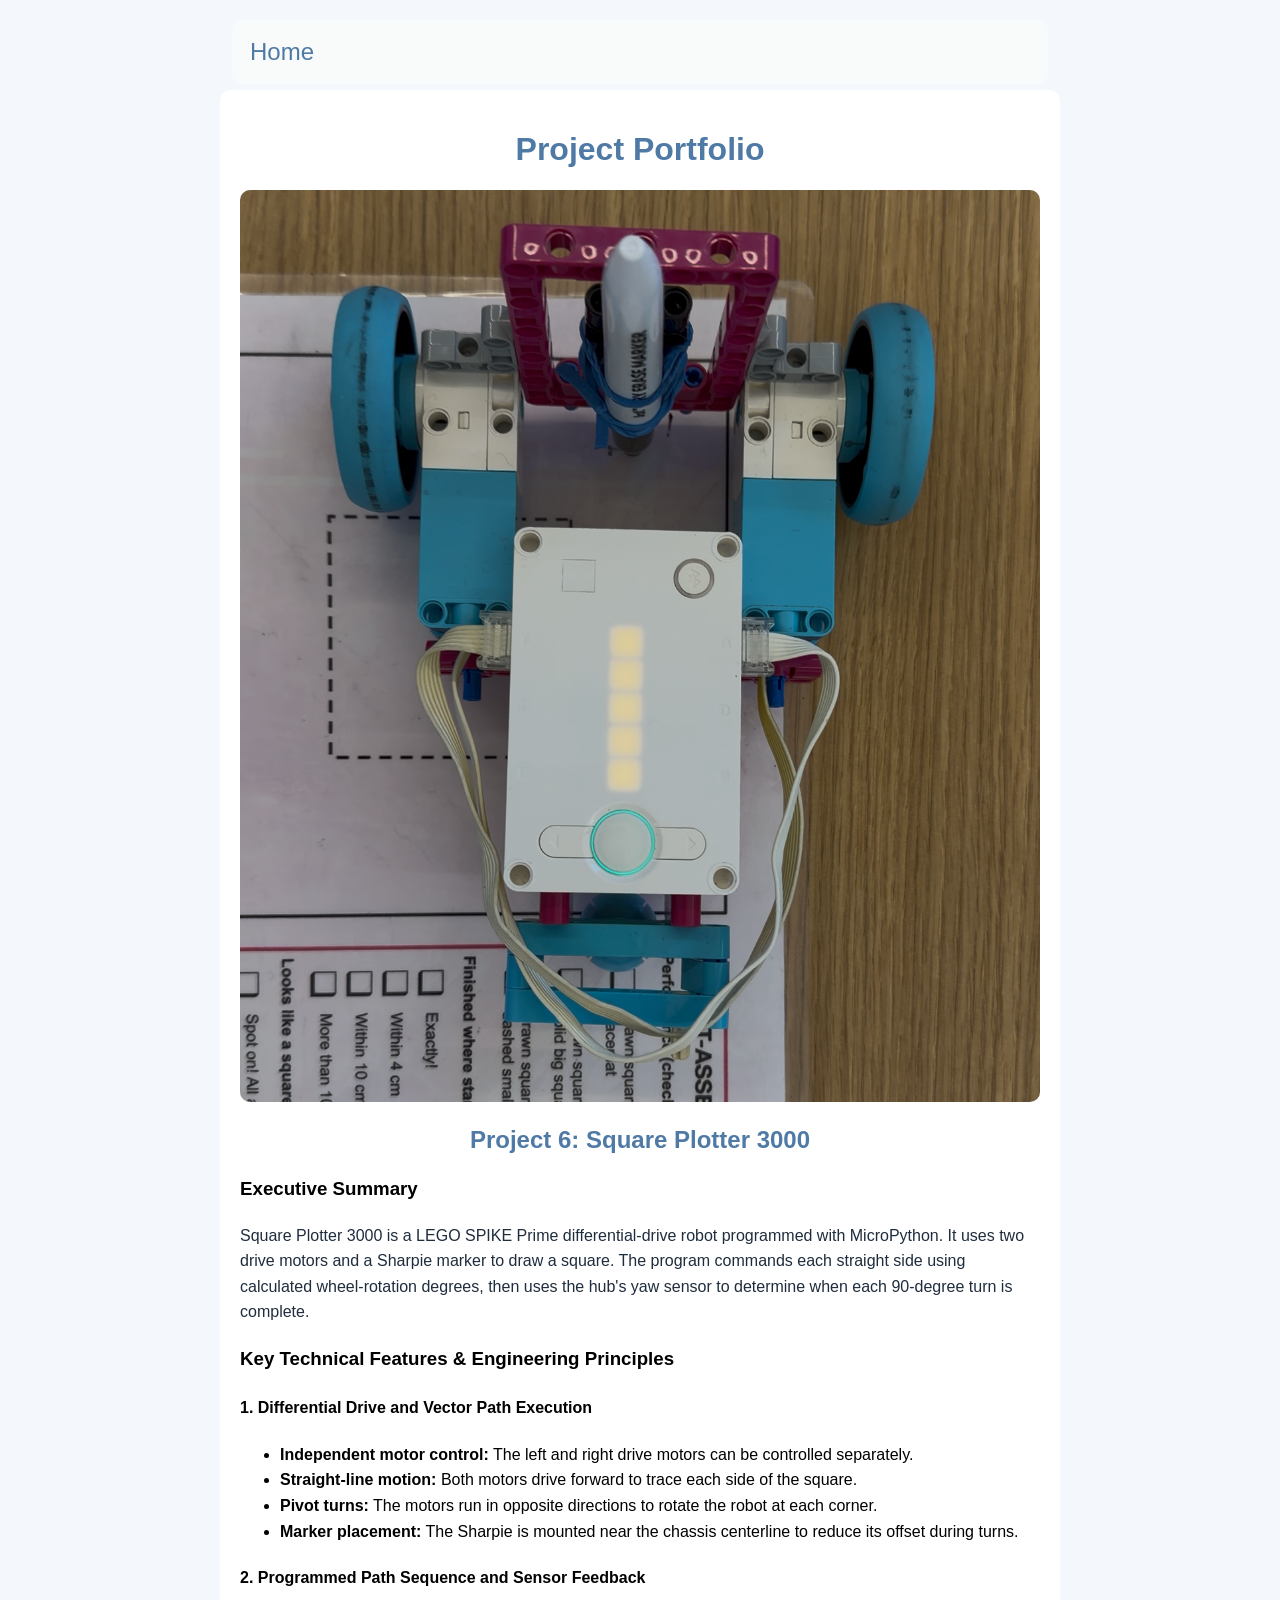
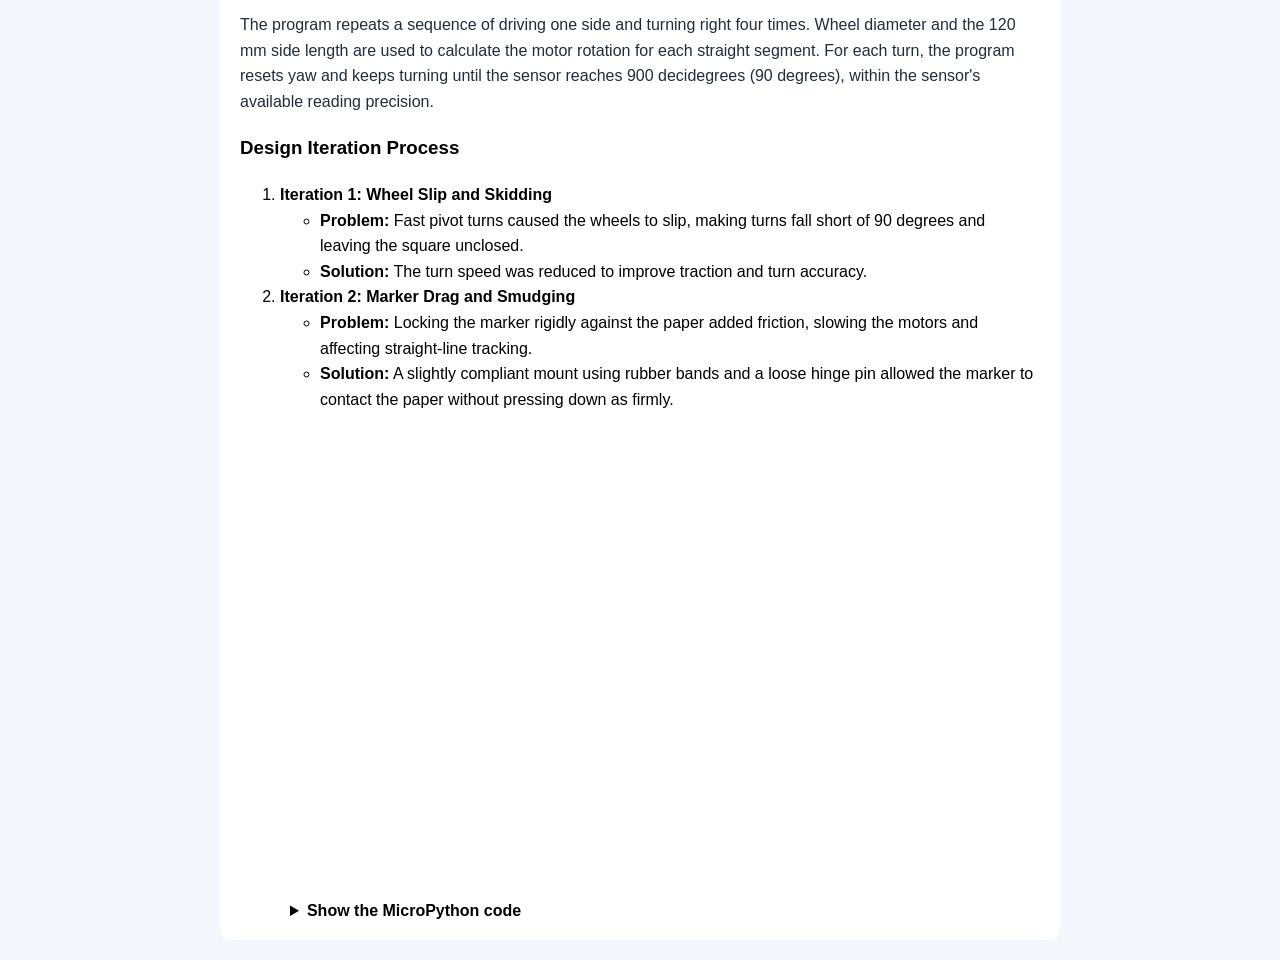
<file: project06.html>
<!DOCTYPE html>
<html lang="en">
<head>
	<title>Project 6: Square Plotter 3000</title>
	<link rel="stylesheet" href="./project.css">
</head>
<body>

	<header class="header">
		<nav class="navbar">
			<a href="./index.html" class="active">Home</a>
		</nav>
	</header>

	<div class="proj-container">

		<h1 class='proj-header'>Project Portfolio</h1>

		<div class="proj-img-container">
			<img src="./images/View recent photos.png" alt="LEGO SPIKE Prime robot set up to draw a square with a marker">
		</div>

		<h2 class='proj-header'>Project 6: Square Plotter 3000</h2>

		<div class="proj-desc">
			<h3>Executive Summary</h3>
			<p>Square Plotter 3000 is a LEGO SPIKE Prime differential-drive robot programmed with MicroPython. It uses two drive motors and a Sharpie marker to draw a square. The program commands each straight side using calculated wheel-rotation degrees, then uses the hub's yaw sensor to determine when each 90-degree turn is complete.</p>

			<h3>Key Technical Features &amp; Engineering Principles</h3>
			<h4>1. Differential Drive and Vector Path Execution</h4>
			<ul>
				<li><strong>Independent motor control:</strong> The left and right drive motors can be controlled separately.</li>
				<li><strong>Straight-line motion:</strong> Both motors drive forward to trace each side of the square.</li>
				<li><strong>Pivot turns:</strong> The motors run in opposite directions to rotate the robot at each corner.</li>
				<li><strong>Marker placement:</strong> The Sharpie is mounted near the chassis centerline to reduce its offset during turns.</li>
			</ul>

			<h4>2. Programmed Path Sequence and Sensor Feedback</h4>
			<p>The program repeats a sequence of driving one side and turning right four times. Wheel diameter and the 120 mm side length are used to calculate the motor rotation for each straight segment. For each turn, the program resets yaw and keeps turning until the sensor reaches 900 decidegrees (90 degrees), within the sensor's available reading precision.</p>

			<h3>Design Iteration Process</h3>
			<ol>
				<li><strong>Iteration 1: Wheel Slip and Skidding</strong>
					<ul>
						<li><strong>Problem:</strong> Fast pivot turns caused the wheels to slip, making turns fall short of 90 degrees and leaving the square unclosed.</li>
						<li><strong>Solution:</strong> The turn speed was reduced to improve traction and turn accuracy.</li>
					</ul>
				</li>
				<li><strong>Iteration 2: Marker Drag and Smudging</strong>
					<ul>
						<li><strong>Problem:</strong> Locking the marker rigidly against the paper added friction, slowing the motors and affecting straight-line tracking.</li>
						<li><strong>Solution:</strong> A slightly compliant mount using rubber bands and a loose hinge pin allowed the marker to contact the paper without pressing down as firmly.</li>
					</ul>
				</li>
			</ol>
		</div>

		<div class="proj-video-container">
			<iframe src="https://www.youtube.com/embed/nF8rFE3eS2Q" title="Project 6: Square Plotter 3000 demonstration" allowfullscreen></iframe>
		</div>

		<div class="proj-code">
			<details>
				<summary>Show the MicroPython code</summary>
				<pre><code># Setup: medium drive motors on ports A (left) and B (right).
# Assumption: the wheels are 56 mm in diameter.
from hub import port, motion_sensor
import runloop
import motor_pair

# Change this if your wheels have a different diameter.
WHEEL_DIAMETER_MM = 56

# Each side of the square is 120 mm.
SIDE_LENGTH_MM = 120

# Adjust these speeds if needed. Slower speeds reduce overshooting.
DRIVE_SPEED = 120
TURN_SPEED = 60  # Slower turn speed improves angle accuracy

# Yaw values in decidegrees (90 degrees = 900 decidegrees)
TARGET_YAW = 900
TOLERANCE = 15   # Allow a small window to catch the angle cleanly

# Convert the side length into wheel rotation degrees.
WHEEL_CIRCUMFERENCE_MM = 3.1416 * WHEEL_DIAMETER_MM
SIDE_DEGREES = int(SIDE_LENGTH_MM * 360 / WHEEL_CIRCUMFERENCE_MM)

async def main():
    # Pair the left and right drive motors.
    motor_pair.pair(motor_pair.PAIR_1, port.A, port.B)

    # Let the hub settle before reading sensors
    await runloop.sleep_ms(500)

    # Draw four sides, turning right after each one.
    for side in range(4):
        # Drive forward by SIDE_DEGREES.
        await motor_pair.move_for_degrees(
            motor_pair.PAIR_1,
            SIDE_DEGREES,
            0,
            velocity=DRIVE_SPEED
        )

        # Stop briefly to let momentum settle
        motor_pair.stop(motor_pair.PAIR_1)
        await runloop.sleep_ms(100)

        # Reset yaw so the turn starts cleanly at 0
        motion_sensor.reset_yaw(0)
        await runloop.sleep_ms(100)

        # Turn right: Left motor forward, Right motor backward
        motor_pair.move_tank(motor_pair.PAIR_1, TURN_SPEED, -TURN_SPEED)

        # Keep turning until the yaw hits the target angle.
        # Note: Depending on hub orientation, yaw might be positive or negative.
        # Using abs() ensures it catches the magnitude correctly.
        while abs(motion_sensor.tilt_angles()[0]) &lt; TARGET_YAW:
            await runloop.sleep_ms(5)

        # Stop the turn immediately
        motor_pair.stop(motor_pair.PAIR_1)
        await runloop.sleep_ms(200) # Give it time to fully halt

    # Unpair the motors when the square is complete.
    motor_pair.unpair(motor_pair.PAIR_1)

runloop.run(main())</code></pre>
			</details>
		</div>

	</div>

</body>
</html>
</file>
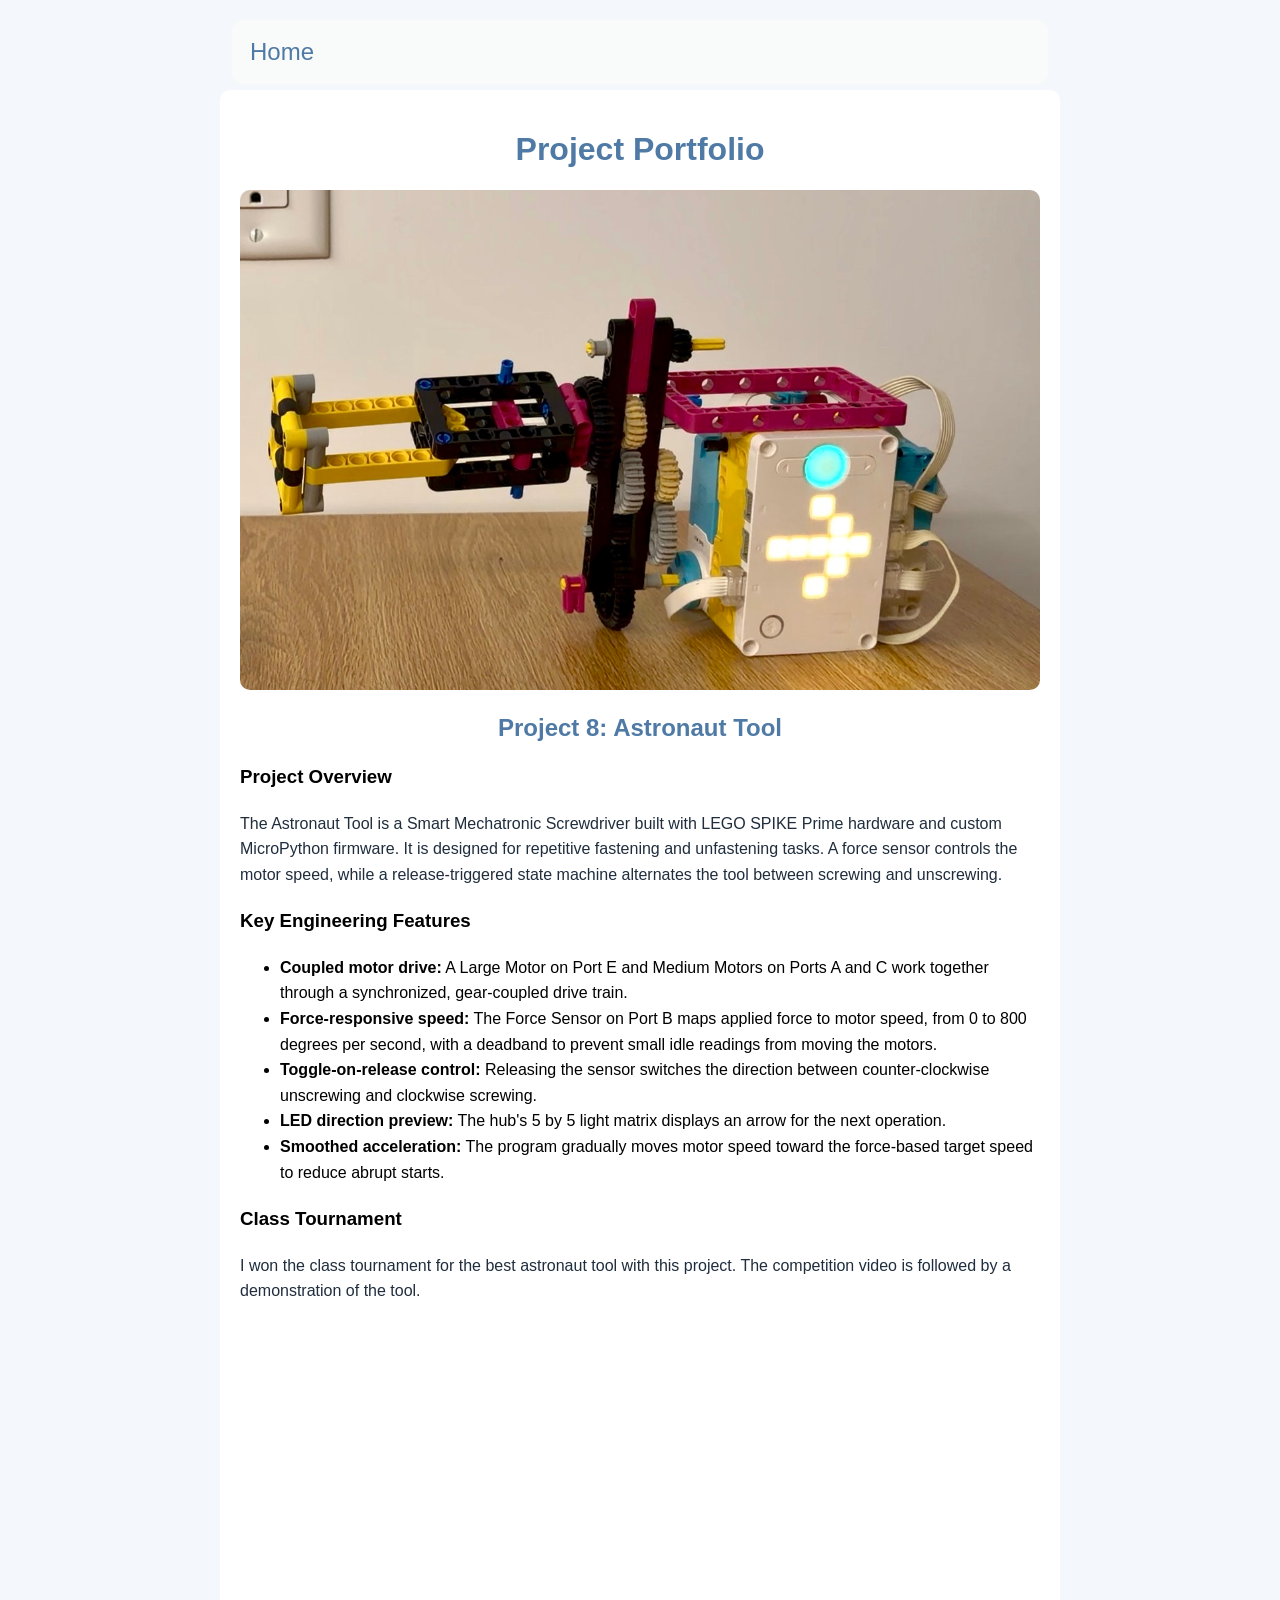
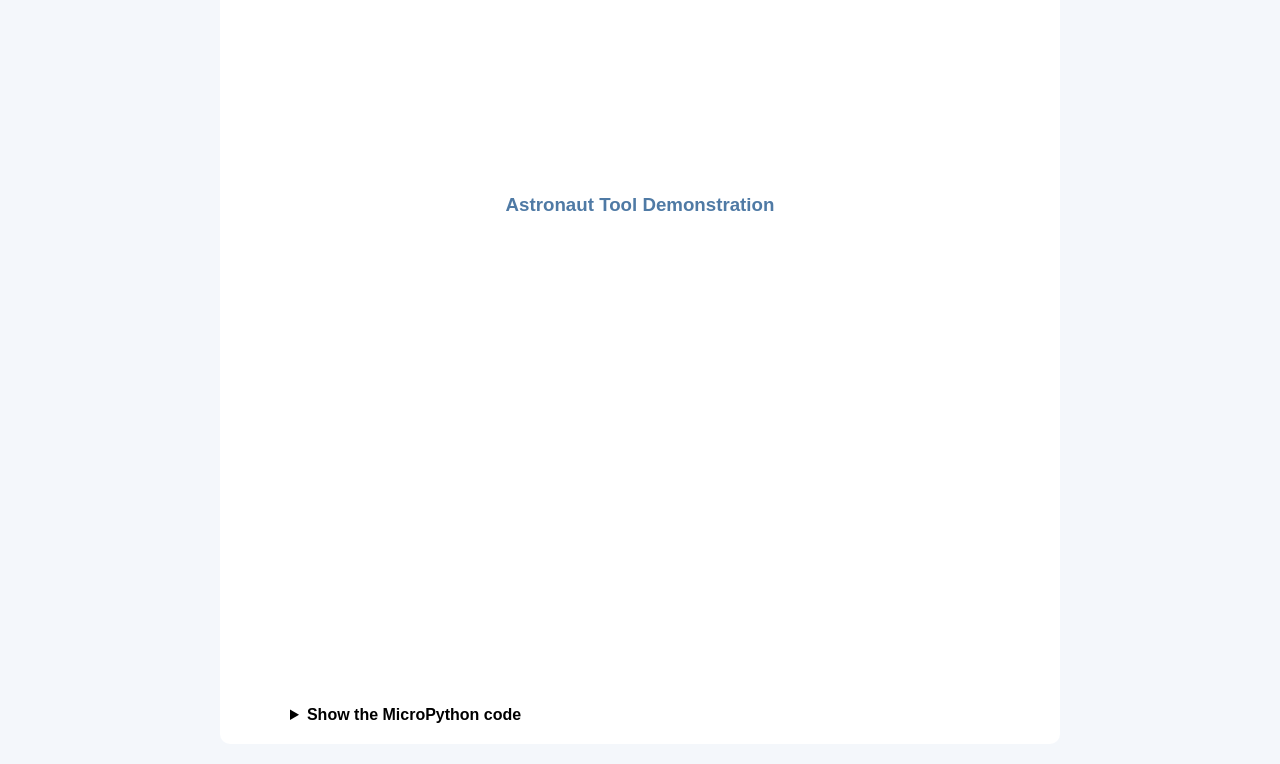
<file: project08.html>
<!DOCTYPE html>
<html lang="en">
<head>
	<title>Project 8: Astronaut Tool</title>
	<link rel="stylesheet" href="./project.css">
</head>
<body>

	<header class="header">
		<nav class="navbar">
			<a href="./index.html" class="active">Home</a>
		</nav>
	</header>

	<div class="proj-container">

		<h1 class='proj-header'>Project Portfolio</h1>

		<div class="proj-img-container">
			<img src="./images/project08.jpg" alt="Astronaut Tool project">
		</div>

		<h2 class='proj-header'>Project 8: Astronaut Tool</h2>

		<div class="proj-desc">
			<h3>Project Overview</h3>
			<p>The Astronaut Tool is a Smart Mechatronic Screwdriver built with LEGO SPIKE Prime hardware and custom MicroPython firmware. It is designed for repetitive fastening and unfastening tasks. A force sensor controls the motor speed, while a release-triggered state machine alternates the tool between screwing and unscrewing.</p>

			<h3>Key Engineering Features</h3>
			<ul>
				<li><strong>Coupled motor drive:</strong> A Large Motor on Port E and Medium Motors on Ports A and C work together through a synchronized, gear-coupled drive train.</li>
				<li><strong>Force-responsive speed:</strong> The Force Sensor on Port B maps applied force to motor speed, from 0 to 800 degrees per second, with a deadband to prevent small idle readings from moving the motors.</li>
				<li><strong>Toggle-on-release control:</strong> Releasing the sensor switches the direction between counter-clockwise unscrewing and clockwise screwing.</li>
				<li><strong>LED direction preview:</strong> The hub's 5 by 5 light matrix displays an arrow for the next operation.</li>
				<li><strong>Smoothed acceleration:</strong> The program gradually moves motor speed toward the force-based target speed to reduce abrupt starts.</li>
			</ul>

			<h3>Class Tournament</h3>
			<p>I won the class tournament for the best astronaut tool with this project. The competition video is followed by a demonstration of the tool.</p>
		</div>

		<div class="proj-video-container">
			<iframe src="https://www.youtube.com/embed/59ykPlivOnM" title="Astronaut Tool class tournament competition" allowfullscreen></iframe>
		</div>

		<h3 class="proj-header">Astronaut Tool Demonstration</h3>
		<div class="proj-video-container">
			<iframe src="https://www.youtube.com/embed/-ZTg6EKb1Kc" title="Astronaut Tool demonstration" allowfullscreen></iframe>
		</div>

		<div class="proj-code">
			<details>
				<summary>Show the MicroPython code</summary>
				<pre><code>from hub import port, light_matrix
import runloop
import motor
import force_sensor

# System Configuration
MOTORS = (port.E, port.A, port.C)
MAX_SPEED = 800
DEADBAND = 3           # Threshold to eliminate minor surface noise/chatter
SMOOTHING_FACTOR = 0.4 # Linear interpolation coefficient for gear protection

# 5x5 Custom Arrow Matrices (0-9 brightness scale)
ARROW_CCW = [
    0, 9, 0, 0, 0,
    9, 9, 9, 9, 9,
    0, 9, 0, 0, 0,
    0, 0, 0, 0, 0,
    0, 0, 0, 0, 0
]

ARROW_CW = [
    0, 0, 0, 9, 0,
    9, 9, 9, 9, 9,
    0, 0, 0, 9, 0,
    0, 0, 0, 0, 0,
    0, 0, 0, 0, 0
]

async def main():
    current_direction = -1  # -1 = Counter-Clockwise (Unscrew), 1 = Clockwise (Screw)
    was_pressed = False
    current_speed = 0.0

    print("Smart Drill System Initialized.")
    light_matrix.show(ARROW_CCW)

    while True:
        is_pressed = force_sensor.pressed(port.B)
        force = force_sensor.force(port.B) if is_pressed else 0

        # Toggle state machine on the falling edge (sensor release)
        if was_pressed and not is_pressed:
            current_direction = -current_direction

            # Update visual UI preview for the next operation
            if current_direction == -1:
                light_matrix.show(ARROW_CCW)
            else:
                light_matrix.show(ARROW_CW)

        # Apply deadband filter to prevent idle motor jitter
        if force &lt; DEADBAND:
            target_speed = 0
        else:
            target_speed = int(force * MAX_SPEED / 100)

        # Smooth acceleration profile to mitigate mechanical backlash
        current_speed += (target_speed - current_speed) * SMOOTHING_FACTOR
        actual_speed = int(current_speed)

        # Execute motor commands across all coupled ports
        if is_pressed and actual_speed &gt; 0:
            final_velocity = current_direction * actual_speed
            for p in MOTORS:
                motor.run(p, final_velocity)
        else:
            for p in MOTORS:
                motor.stop(p)

        was_pressed = is_pressed
        await runloop.sleep_ms(20)

runloop.run(main())</code></pre>
			</details>
		</div>

	</div>

</body>
</html>
</file>
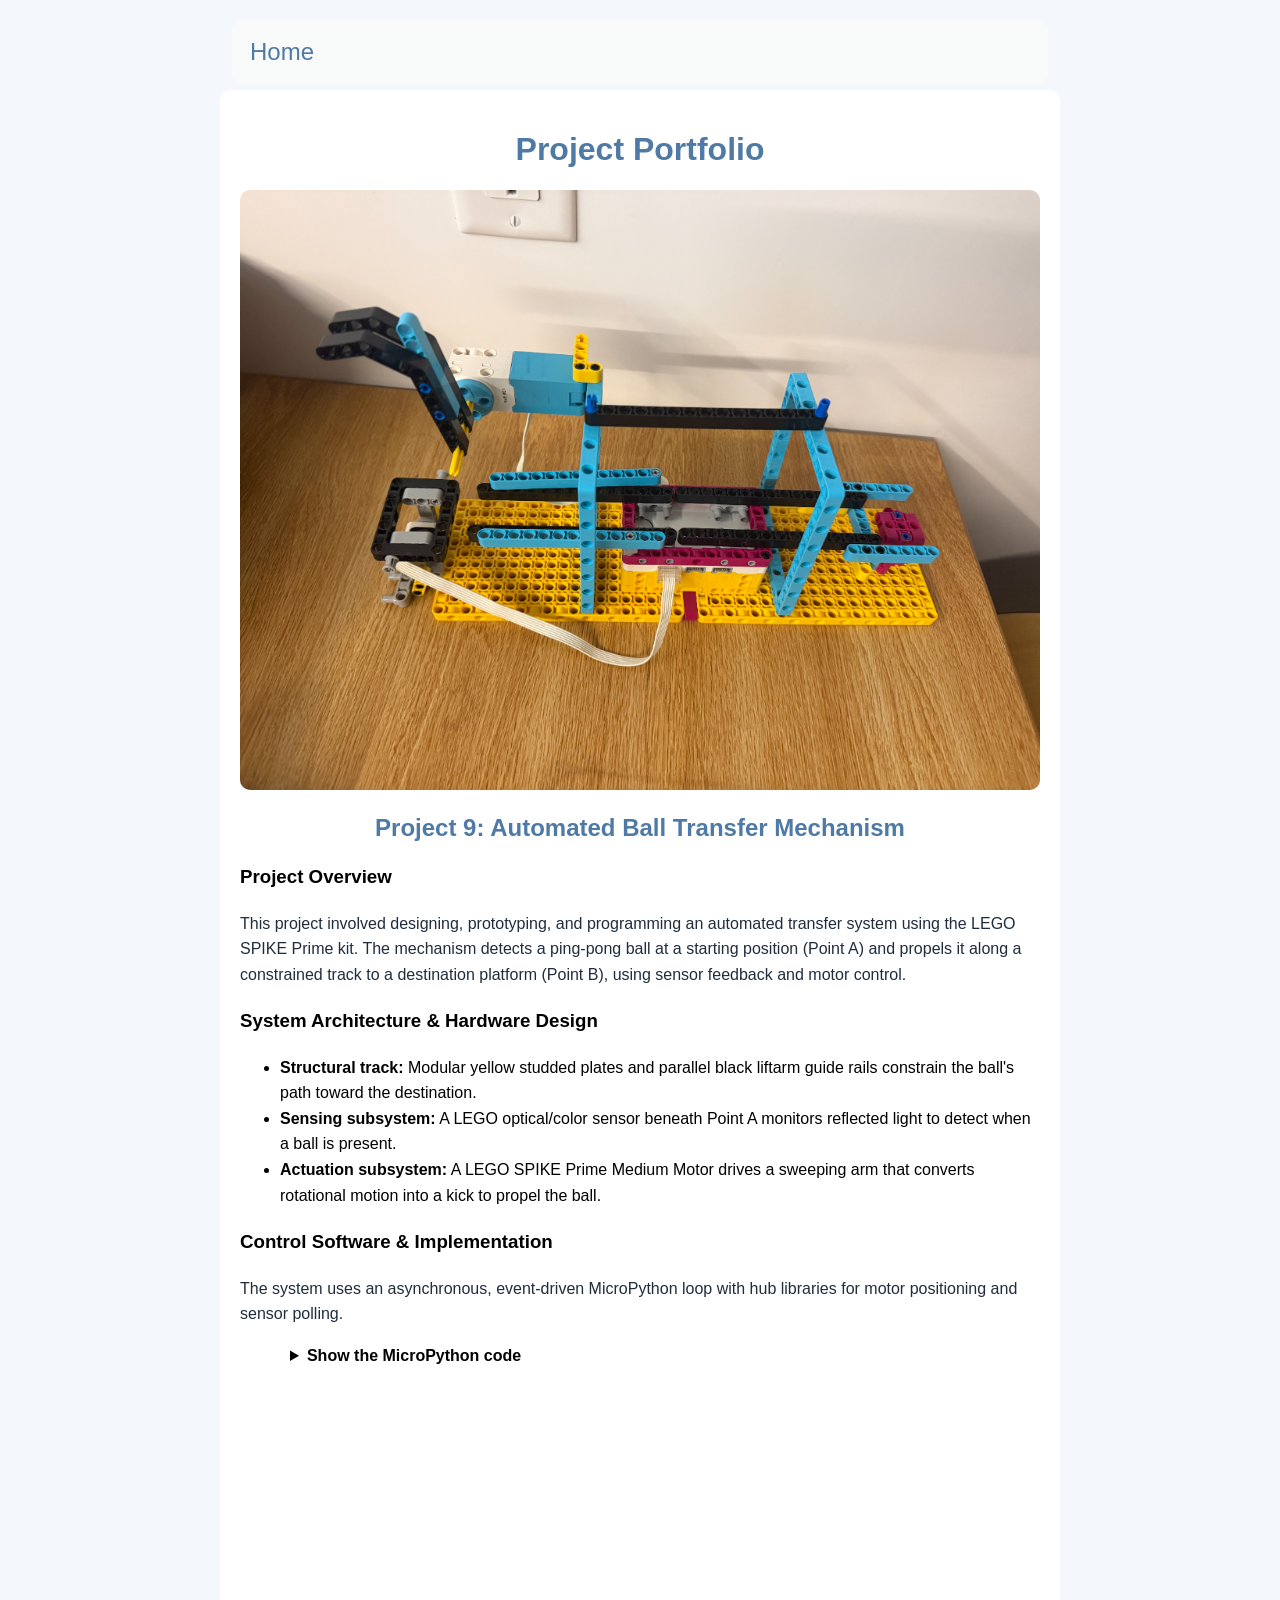
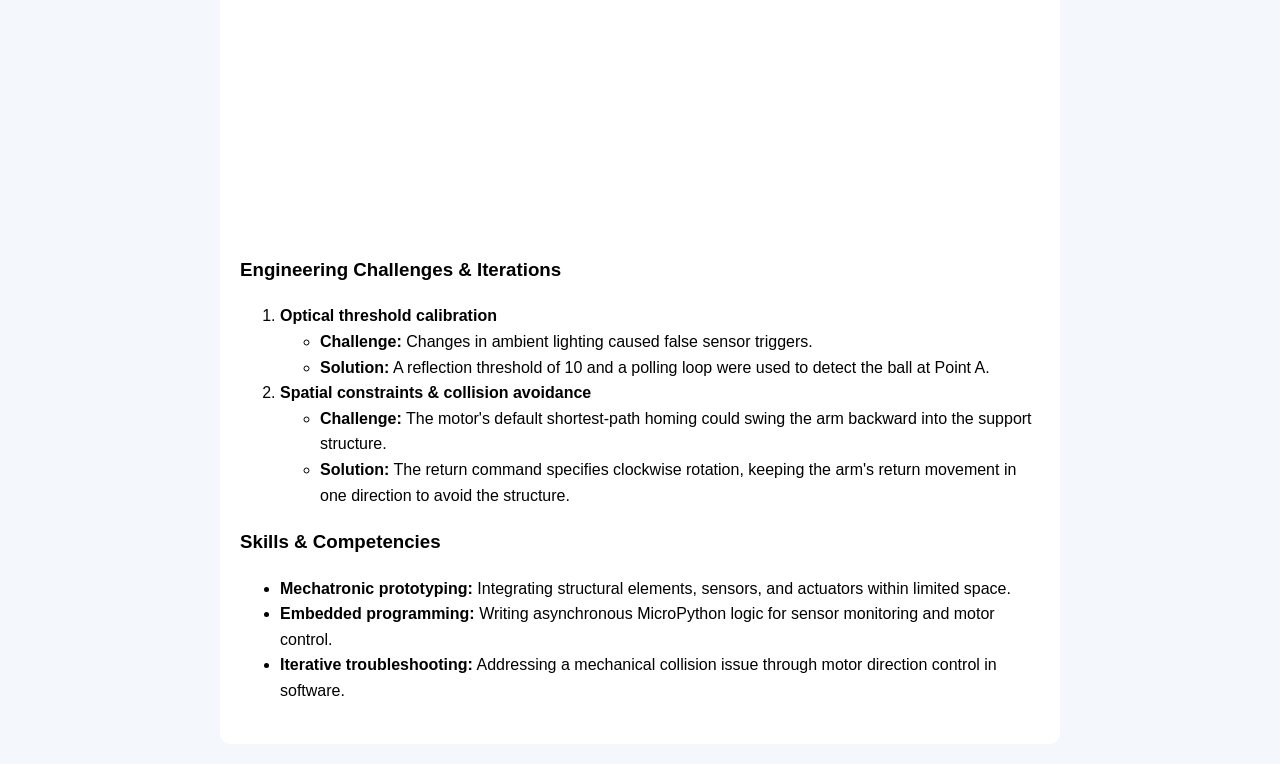
<file: project09.html>
<!DOCTYPE html>
<html lang="en">
<head>
	<title>Project 9: Automated Ball Transfer Mechanism</title>
	<link rel="stylesheet" href="./project.css">
</head>
<body>

	<header class="header">
		<nav class="navbar">
			<a href="./index.html" class="active">Home</a>
		</nav>
	</header>

	<div class="proj-container">

		<h1 class='proj-header'>Project Portfolio</h1>

		<div class="proj-img-container">
			<img src="./images/project09.png" alt="LEGO SPIKE Prime automated ball transfer mechanism with a guided track and kicking arm">
		</div>

		<h2 class='proj-header'>Project 9: Automated Ball Transfer Mechanism</h2>

		<div class="proj-desc">
			<h3>Project Overview</h3>
			<p>This project involved designing, prototyping, and programming an automated transfer system using the LEGO SPIKE Prime kit. The mechanism detects a ping-pong ball at a starting position (Point A) and propels it along a constrained track to a destination platform (Point B), using sensor feedback and motor control.</p>

			<h3>System Architecture &amp; Hardware Design</h3>
			<ul>
				<li><strong>Structural track:</strong> Modular yellow studded plates and parallel black liftarm guide rails constrain the ball's path toward the destination.</li>
				<li><strong>Sensing subsystem:</strong> A LEGO optical/color sensor beneath Point A monitors reflected light to detect when a ball is present.</li>
				<li><strong>Actuation subsystem:</strong> A LEGO SPIKE Prime Medium Motor drives a sweeping arm that converts rotational motion into a kick to propel the ball.</li>
			</ul>

			<h3>Control Software &amp; Implementation</h3>
			<p>The system uses an asynchronous, event-driven MicroPython loop with hub libraries for motor positioning and sensor polling.</p>
		</div>

		<div class="proj-code">
			<details>
				<summary>Show the MicroPython code</summary>
				<pre><code>from hub import port
import runloop
import motor
import color_sensor

# Reflection above this value means a ball is present.
REFLECTION_THRESHOLD = 10

# Set the encoder baseline and movement amounts.
BASELINE_ANGLE = 190
CLOCKWISE_OFFSET = 50
KICK_DEGREES = -260
POSITION_SPEED = 100
KICK_SPEED = 410

# Check whether the sensor detects a ball.
def ball_detected():
    return color_sensor.reflection(port.F) &gt; REFLECTION_THRESHOLD

async def main():
    # Move the kicker to its baseline position at startup.
    await motor.run_to_absolute_position(
        port.E, BASELINE_ANGLE, POSITION_SPEED
    )

    print("System armed. Waiting for ball at Point A...")

    # Keep checking for a ball.
    while True:
        if ball_detected():
            print("Ball detected! Kicking...")

            # Wind up the kicker.
            await motor.run_for_degrees(
                port.E, CLOCKWISE_OFFSET, POSITION_SPEED
            )

            # Kick.
            await motor.run_for_degrees(
                port.E, KICK_DEGREES, KICK_SPEED
            )

            # Let the ball travel.
            await runloop.sleep_ms(200)

            # Return to the same encoder baseline, choosing the clockwise route.
            await motor.run_to_absolute_position(
                port.E,
                BASELINE_ANGLE,
                POSITION_SPEED,
                direction=motor.CLOCKWISE
            )

            # Let the sensor settle before checking again.
            await runloop.sleep_ms(1000)

            print("Ready for next ball.")

        # Pause briefly between sensor checks.
        await runloop.sleep_ms(50)

runloop.run(main())</code></pre>
			</details>
		</div>

		<div class="proj-video-container">
			<iframe src="https://www.youtube.com/embed/Y6f-dyRlZLU" title="Automated ball transfer mechanism demonstration" allowfullscreen></iframe>
		</div>

		<div class="proj-desc">
			<h3>Engineering Challenges &amp; Iterations</h3>
			<ol>
				<li><strong>Optical threshold calibration</strong>
					<ul>
						<li><strong>Challenge:</strong> Changes in ambient lighting caused false sensor triggers.</li>
						<li><strong>Solution:</strong> A reflection threshold of 10 and a polling loop were used to detect the ball at Point A.</li>
					</ul>
				</li>
				<li><strong>Spatial constraints &amp; collision avoidance</strong>
					<ul>
						<li><strong>Challenge:</strong> The motor's default shortest-path homing could swing the arm backward into the support structure.</li>
						<li><strong>Solution:</strong> The return command specifies clockwise rotation, keeping the arm's return movement in one direction to avoid the structure.</li>
					</ul>
				</li>
			</ol>

			<h3>Skills &amp; Competencies</h3>
			<ul>
				<li><strong>Mechatronic prototyping:</strong> Integrating structural elements, sensors, and actuators within limited space.</li>
				<li><strong>Embedded programming:</strong> Writing asynchronous MicroPython logic for sensor monitoring and motor control.</li>
				<li><strong>Iterative troubleshooting:</strong> Addressing a mechanical collision issue through motor direction control in software.</li>
			</ul>
		</div>

	</div>

</body>
</html>
</file>
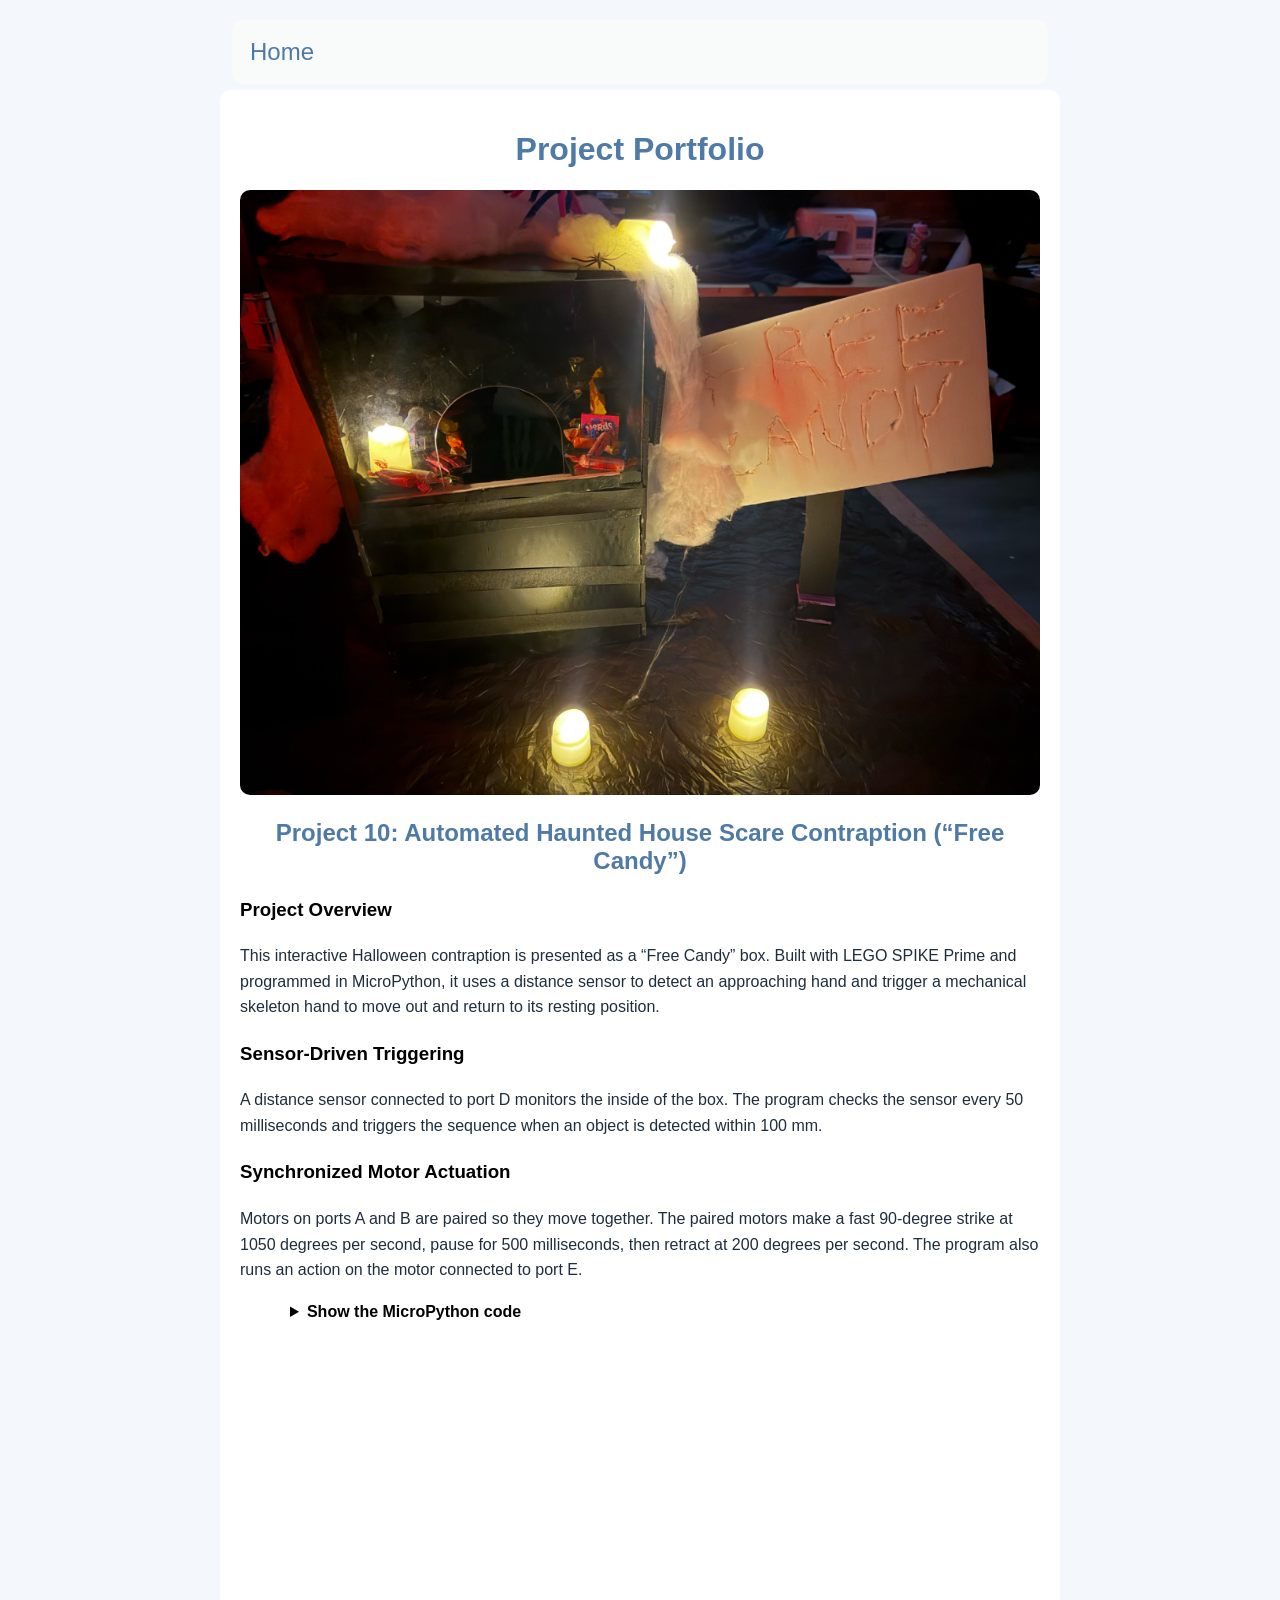
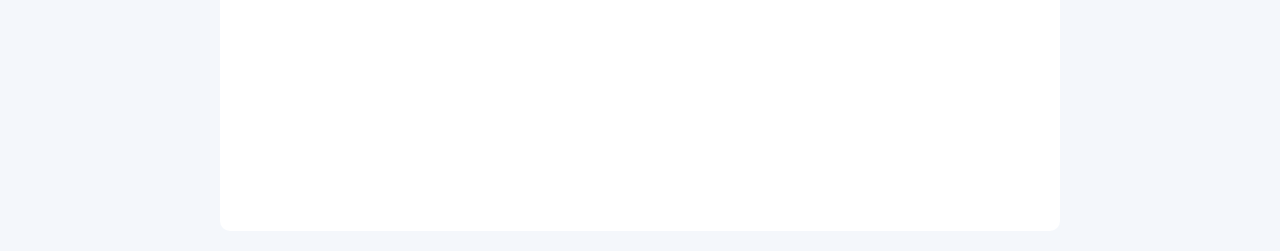
<file: project10.html>
<!DOCTYPE html>
<html lang="en">
<head>
	<title>Project 10: Automated Haunted House Scare Contraption</title>
	<link rel="stylesheet" href="./project.css">
</head>
<body>

	<header class="header">
		<nav class="navbar">
			<a href="./index.html" class="active">Home</a>
		</nav>
	</header>

	<div class="proj-container">

		<h1 class='proj-header'>Project Portfolio</h1>

		<div class="proj-img-container">
			<img src="./images/project10.png" alt="A Halloween candy box decorated with a “Free Candy” sign and glowing lights">
		</div>

		<h2 class='proj-header'>Project 10: Automated Haunted House Scare Contraption (“Free Candy”)</h2>

		<div class="proj-desc">
			<h3>Project Overview</h3>
			<p>This interactive Halloween contraption is presented as a “Free Candy” box. Built with LEGO SPIKE Prime and programmed in MicroPython, it uses a distance sensor to detect an approaching hand and trigger a mechanical skeleton hand to move out and return to its resting position.</p>

			<h3>Sensor-Driven Triggering</h3>
			<p>A distance sensor connected to port D monitors the inside of the box. The program checks the sensor every 50 milliseconds and triggers the sequence when an object is detected within 100 mm.</p>

			<h3>Synchronized Motor Actuation</h3>
			<p>Motors on ports A and B are paired so they move together. The paired motors make a fast 90-degree strike at 1050 degrees per second, pause for 500 milliseconds, then retract at 200 degrees per second. The program also runs an action on the motor connected to port E.</p>
		</div>

		<div class="proj-code">
			<details>
				<summary>Show the MicroPython code</summary>
				<pre><code>from hub import port
import runloop
import distance_sensor
import motor
import motor_pair

# Set the motor speed in degrees per second.
SPEED = 360

async def main():
    motor_a_init = motor.absolute_position(port.A)
    # Pair motors on port A and B
    motor_pair.pair(motor_pair.PAIR_1, port.A, port.B)

    while True:
        while True:
            # Poll distance sensor; trigger if an object is within 100mm
            if (distance_sensor.distance(port.D) != -1 and distance_sensor.distance(port.D) &lt;= 100):
                break
            await runloop.sleep_ms(50)

        # Trigger auxiliary action and rapid strike sequence
        motor.run_for_degrees(port.E, 360, 300)
        await motor_pair.move_for_degrees(motor_pair.PAIR_1, -90, 0, velocity=1050)
        await runloop.sleep_ms(500)
        # Slow controlled reset
        await motor_pair.move_for_degrees(motor_pair.PAIR_1, 90, 0, velocity=200)

runloop.run(main())</code></pre>
			</details>
		</div>

		<div class="proj-video-container">
			<iframe src="https://www.youtube.com/embed/zkW4otWgwxE" title="Automated Haunted House Scare Contraption demonstration" allowfullscreen></iframe>
		</div>

	</div>

</body>
</html>
</file>
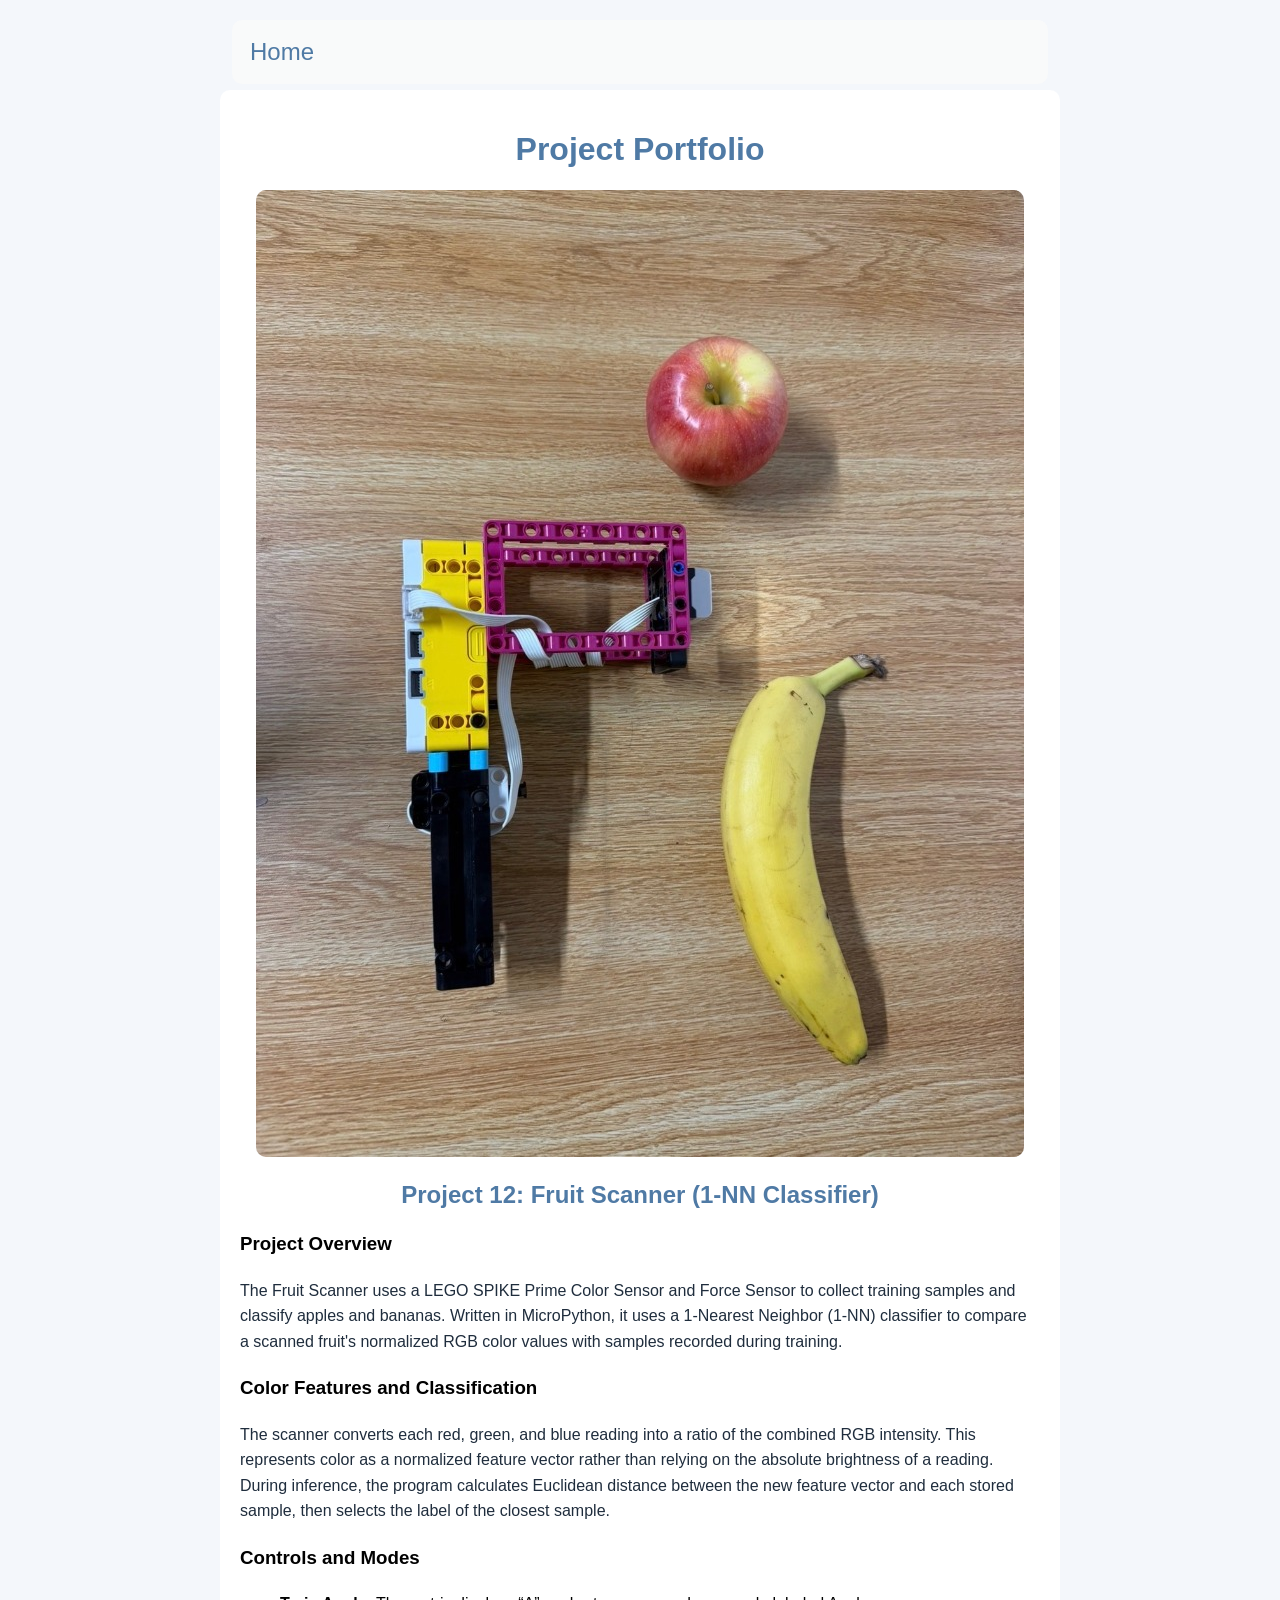
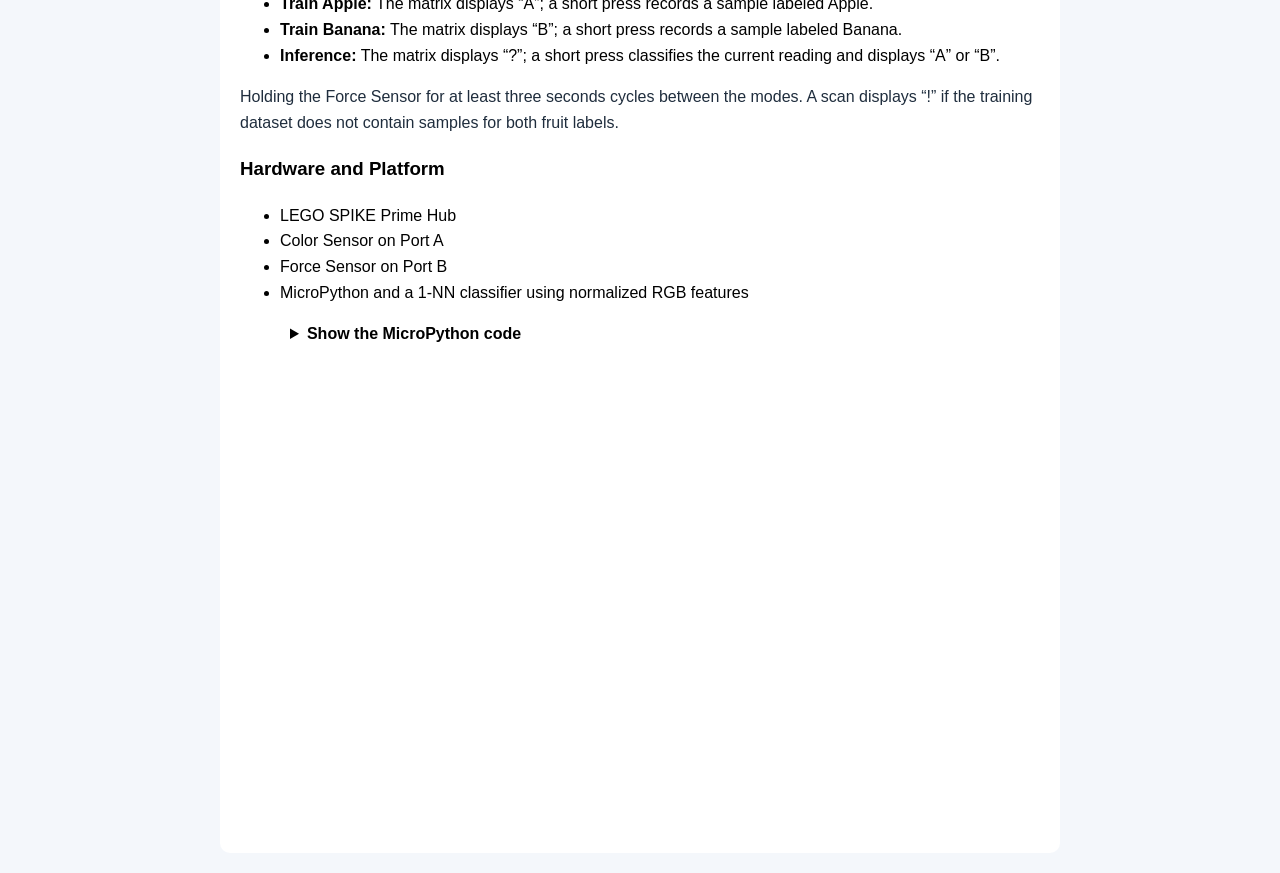
<file: project12.html>
<!DOCTYPE html>
<html lang="en">
<head>
	<title>Project 12: Fruit Scanner (1-NN Classifier)</title>
	<link rel="stylesheet" href="./project.css">
</head>
<body>

	<header class="header">
		<nav class="navbar">
			<a href="./index.html" class="active">Home</a>
		</nav>
	</header>

	<div class="proj-container">

		<h1 class='proj-header'>Project Portfolio</h1>

		<div class="proj-img-container">
			<img src="./images/project12.jpeg" alt="LEGO SPIKE Prime scanner beside an apple and a banana">
		</div>

		<h2 class='proj-header'>Project 12: Fruit Scanner (1-NN Classifier)</h2>

		<div class="proj-desc">
			<h3>Project Overview</h3>
			<p>The Fruit Scanner uses a LEGO SPIKE Prime Color Sensor and Force Sensor to collect training samples and classify apples and bananas. Written in MicroPython, it uses a 1-Nearest Neighbor (1-NN) classifier to compare a scanned fruit's normalized RGB color values with samples recorded during training.</p>

			<h3>Color Features and Classification</h3>
			<p>The scanner converts each red, green, and blue reading into a ratio of the combined RGB intensity. This represents color as a normalized feature vector rather than relying on the absolute brightness of a reading. During inference, the program calculates Euclidean distance between the new feature vector and each stored sample, then selects the label of the closest sample.</p>

			<h3>Controls and Modes</h3>
			<ul>
				<li><strong>Train Apple:</strong> The matrix displays “A”; a short press records a sample labeled Apple.</li>
				<li><strong>Train Banana:</strong> The matrix displays “B”; a short press records a sample labeled Banana.</li>
				<li><strong>Inference:</strong> The matrix displays “?”; a short press classifies the current reading and displays “A” or “B”.</li>
			</ul>
			<p>Holding the Force Sensor for at least three seconds cycles between the modes. A scan displays “!” if the training dataset does not contain samples for both fruit labels.</p>

			<h3>Hardware and Platform</h3>
			<ul>
				<li>LEGO SPIKE Prime Hub</li>
				<li>Color Sensor on Port A</li>
				<li>Force Sensor on Port B</li>
				<li>MicroPython and a 1-NN classifier using normalized RGB features</li>
			</ul>
		</div>

		<div class="proj-code">
			<details>
				<summary>Show the MicroPython code</summary>
				<pre><code># Hardware: Color Sensor on port A; Force Sensor on port B.
from hub import port, light_matrix, sound
import runloop
import color_sensor
import force_sensor
import math

HOLD_THRESHOLD_MS = 3000
dataset = []
current_mode = "TRAIN_APPLE"

last_sensor_state = False
held_time_ms = 0
long_hold_handled = False

async def main():
    global current_mode, last_sensor_state, held_time_ms, long_hold_handled
    await light_matrix.write("A")

    while True:
        pressed = force_sensor.pressed(port.B)

        if pressed and not last_sensor_state:
            held_time_ms = 0
            long_hold_handled = False
        elif pressed and last_sensor_state:
            held_time_ms = held_time_ms + 50

        if pressed and not long_hold_handled:
            if held_time_ms &gt;= HOLD_THRESHOLD_MS:
                if current_mode == "TRAIN_APPLE":
                    current_mode = "TRAIN_BANANA"
                elif current_mode == "TRAIN_BANANA":
                    current_mode = "INFERENCE"
                else:
                    current_mode = "TRAIN_APPLE"

                await sound.beep(660, 150)
                await sound.beep(880, 150)

                if current_mode == "TRAIN_APPLE":
                    await light_matrix.write("A")
                elif current_mode == "TRAIN_BANANA":
                    await light_matrix.write("B")
                else:
                    await light_matrix.write("?")
                long_hold_handled = True

        if not pressed and last_sensor_state:
            if not long_hold_handled:
                rgb = color_sensor.rgbi(port.A)
                total = rgb[0] + rgb[1] + rgb[2]
                if total == 0:
                    total = 0.0001

                red, green, blue = rgb[0]/total, rgb[1]/total, rgb[2]/total

                if current_mode == "TRAIN_APPLE":
                    dataset.append(((red, green, blue), "Apple"))
                    await sound.beep(880, 150)
                    await light_matrix.write("A")
                elif current_mode == "TRAIN_BANANA":
                    dataset.append(((red, green, blue), "Banana"))
                    await sound.beep(880, 150)
                    await light_matrix.write("B")
                else:
                    found_apple = any(s[1] == "Apple" for s in dataset)
                    found_banana = any(s[1] == "Banana" for s in dataset)

                    if not found_apple or not found_banana:
                        await light_matrix.write("!")
                    else:
                        nearest_label, nearest_distance = None, 999999
                        for sample in dataset:
                            f = sample[0]
                            dist = math.sqrt((red - f[0])**2 + (green - f[1])**2 + (blue - f[2])**2)
                            if dist &lt; nearest_distance:
                                nearest_distance = dist
                                nearest_label = sample[1]

                        if nearest_label == "Apple":
                            await light_matrix.write("A")
                        else:
                            await light_matrix.write("B")

            held_time_ms = 0
            long_hold_handled = False

        last_sensor_state = pressed
        await runloop.sleep_ms(50)

runloop.run(main())</code></pre>
			</details>
		</div>

		<div class="proj-video-container">
			<iframe src="https://www.youtube.com/embed/dUJCd7XXil4" title="LEGO SPIKE Prime Fruit Scanner demonstration" allowfullscreen></iframe>
		</div>

	</div>

</body>
</html>
</file>
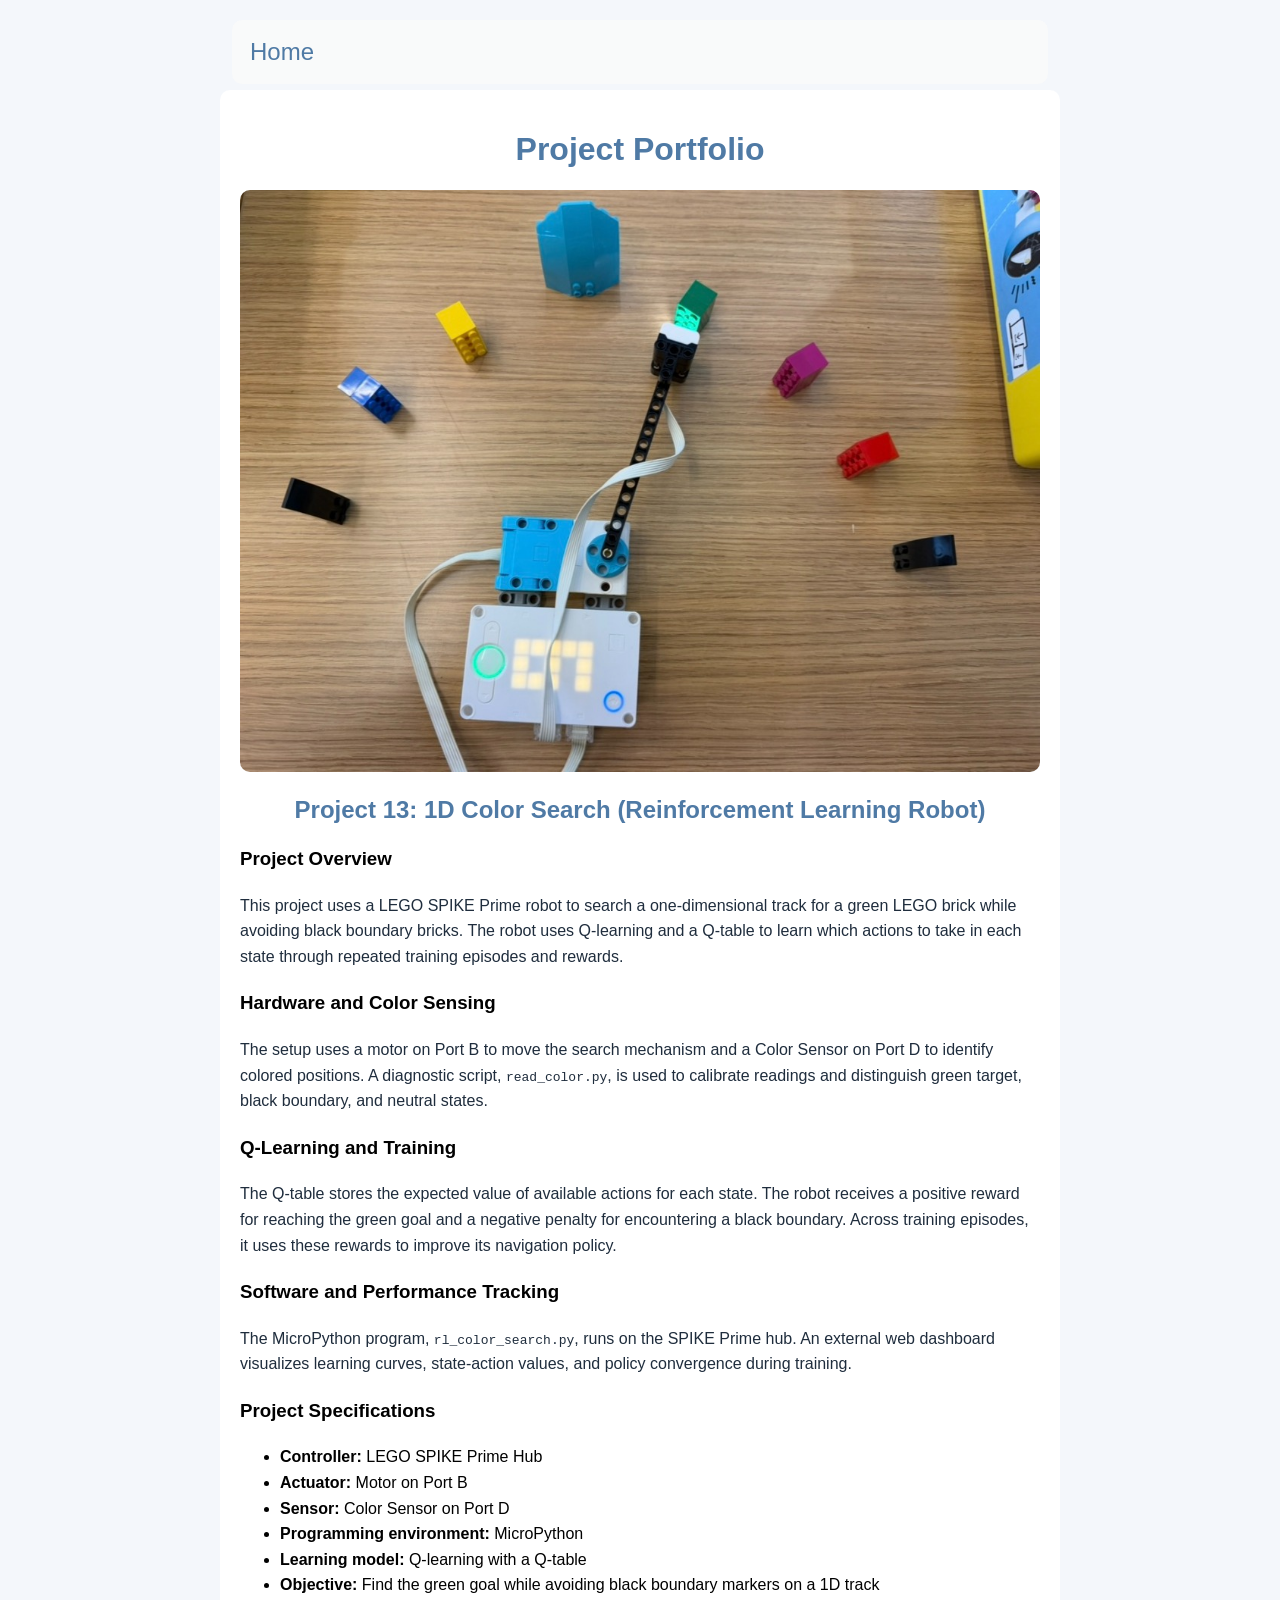
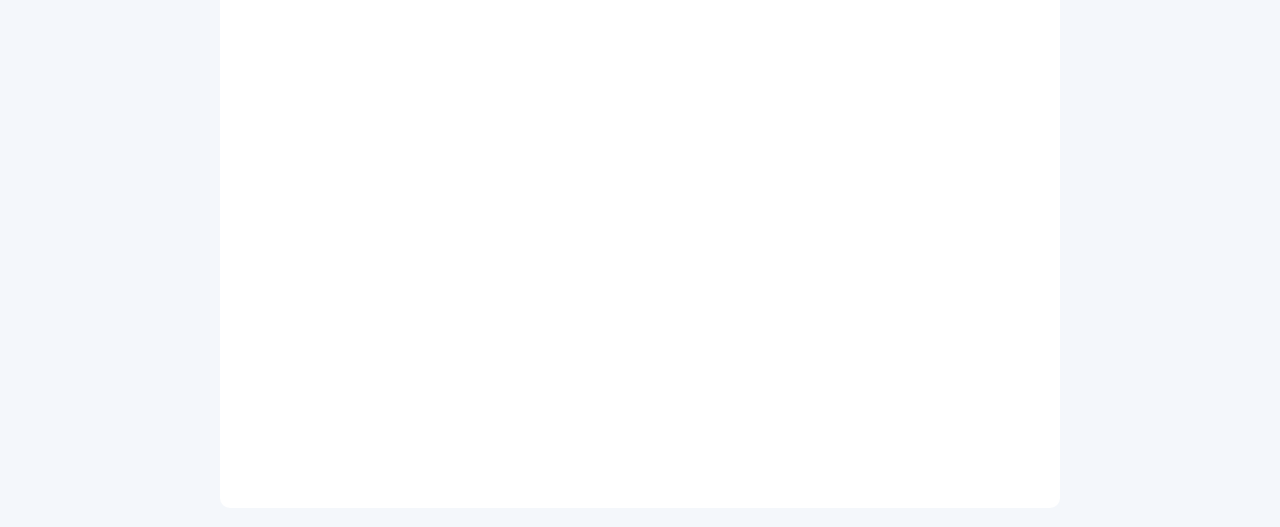
<file: project13.html>
<!DOCTYPE html>
<html lang="en">
<head>
	<title>Project 13: 1D Color Search (Reinforcement Learning Robot)</title>
	<link rel="stylesheet" href="./project.css">
</head>
<body>

	<header class="header">
		<nav class="navbar">
			<a href="./index.html" class="active">Home</a>
		</nav>
	</header>

	<div class="proj-container">

		<h1 class='proj-header'>Project Portfolio</h1>

		<div class="proj-img-container">
			<img src="./images/project13.jpg" alt="LEGO SPIKE Prime hub and color sensor positioned among colored LEGO bricks for a 1D search">
		</div>

		<h2 class='proj-header'>Project 13: 1D Color Search (Reinforcement Learning Robot)</h2>

		<div class="proj-desc">
			<h3>Project Overview</h3>
			<p>This project uses a LEGO SPIKE Prime robot to search a one-dimensional track for a green LEGO brick while avoiding black boundary bricks. The robot uses Q-learning and a Q-table to learn which actions to take in each state through repeated training episodes and rewards.</p>

			<h3>Hardware and Color Sensing</h3>
			<p>The setup uses a motor on Port B to move the search mechanism and a Color Sensor on Port D to identify colored positions. A diagnostic script, <code>read_color.py</code>, is used to calibrate readings and distinguish green target, black boundary, and neutral states.</p>

			<h3>Q-Learning and Training</h3>
			<p>The Q-table stores the expected value of available actions for each state. The robot receives a positive reward for reaching the green goal and a negative penalty for encountering a black boundary. Across training episodes, it uses these rewards to improve its navigation policy.</p>

			<h3>Software and Performance Tracking</h3>
			<p>The MicroPython program, <code>rl_color_search.py</code>, runs on the SPIKE Prime hub. An external web dashboard visualizes learning curves, state-action values, and policy convergence during training.</p>

			<h3>Project Specifications</h3>
			<ul>
				<li><strong>Controller:</strong> LEGO SPIKE Prime Hub</li>
				<li><strong>Actuator:</strong> Motor on Port B</li>
				<li><strong>Sensor:</strong> Color Sensor on Port D</li>
				<li><strong>Programming environment:</strong> MicroPython</li>
				<li><strong>Learning model:</strong> Q-learning with a Q-table</li>
				<li><strong>Objective:</strong> Find the green goal while avoiding black boundary markers on a 1D track</li>
			</ul>
		</div>

		<div class="proj-video-container">
			<iframe src="https://www.youtube.com/embed/sSZDEV8ETOk" title="1D Color Search reinforcement learning robot demonstration" allowfullscreen></iframe>
		</div>

	</div>

</body>
</html>
</file>
<file: index.css>
@import url("./theme.css");

body {
    background-color: var(--color-primary);
    font-family: var(--font-body);
    margin: 20px;
}

/* **************************** */
/* Style for the header section */
/* **************************** */

.header {
    position: fixed;
    top: 20px;
    left: 50%;
    transform: translateX(-50%);
    width: 75%;
    background: var(--color-bg-overlay);
    z-index: 1000;
    display: flex;
    flex-wrap: wrap;
    justify-content: space-between;
    align-items: center;
    padding: 10px;
    color: var(--color-text-on-dark);
    border-radius: var(--radius);
}

.header .name {
    text-align: left;
    font-size: 1.5em;
}

.header .navbar {
    display: flex;
    gap: 15px;
    font-size: 1.5em;
}

.header .navbar a {
    text-decoration: none;
    color: var(--color-text-on-dark);
    padding: 10px;
}

/* ************************** */
/* Style for the home section */
/* ************************** */

.home {
    min-height: 100vh;
    display: flex;
    align-items: center;
    padding: 6rem 10% 2rem;
    color: var(--color-text-on-dark);
}

.home-content {
    max-width: 600px;
}

.home-content h1 {
    position: relative;
    font-size: 56px;
    font-weight: 700;
    line-height: 1.2;
    background: var(--color-bg-overlay);
    padding: 5px;
    border-radius: var(--radius);
}

.home-content p {
    position: relative;
    font-size: 1.5em;
    margin: 20px 0 40px;
    background: var(--color-bg-overlay);
    padding: 5px;
    border-radius: var(--radius);
}

.socials {
    position: relative;
    display: flex;
    gap: 20px;
    width: fit-content;
    background: var(--color-bg-overlay);
    padding: 10px 15px;
    border-radius: var(--radius);
}

.social-link {
    display: flex;
    align-items: center;
    gap: 8px;
    color: var(--color-text-on-dark);
    text-decoration: none;
    font-size: 1.1em;
}

.social-link:hover {
    color: var(--color-accent);
}

.social-link svg {
    width: 22px;
    height: 22px;
    fill: currentColor;
}

/* ************************************* */
/* Style for the project listing section */
/* ************************************* */

.portfolio {
    padding-block: 5rem 2rem;
    max-width: 100%;
    margin-inline: 1.5rem;

    display: grid;
    gap: 1.5rem;
    grid-template-columns: repeat(3, 1fr);
    justify-items: stretch;
}

.project-card {
    padding: 5px;
    margin: 5px;
    background-color: var(--color-accent);
    border-radius: var(--radius);
    text-align: center;
}

.project-link {
    color: var(--color-text-muted);
}

.project-title {
    font-size: 1.5em;
}

.project-desc {
    overflow: hidden;
    text-overflow: ellipsis;
    display: -webkit-box;
    -webkit-line-clamp: 1;
    -webkit-box-orient: vertical;
}

.project-img {
    display: block;
    width: 100%;
    aspect-ratio: 4 / 3;
    object-fit: cover;
    border-radius: calc(var(--radius) - 4px);
}

/* ***************************** */
/* Responsive: tablet and mobile */
/* ***************************** */

@media (max-width: 900px) {
    .portfolio {
        grid-template-columns: repeat(2, 1fr);
    }

    .home-content h1 {
        font-size: 40px;
    }
}

@media (max-width: 600px) {
    .header {
        width: 92%;
        flex-direction: column;
        justify-content: center;
        gap: 6px;
        text-align: center;
        padding: 8px;
    }

    .header .name {
        font-size: 1.1em;
    }

    .header .navbar {
        font-size: 1em;
        gap: 10px;
    }

    .home {
        padding: 7rem 6% 2rem;
    }

    .home-content h1 {
        font-size: 30px;
    }

    .home-content p {
        font-size: 1.1em;
    }

    .social-link {
        font-size: 1em;
    }

    .social-link svg {
        width: 18px;
        height: 18px;
    }

    .portfolio {
        grid-template-columns: 1fr;
        margin-inline: 0.5rem;
    }
}
</file>
<file: project.css>
@import url("./theme.css");

body {
    background-color: var(--color-bg-page);
    font-family: var(--font-body);
    margin: 20px;
}

/* **************************** */
/* Style for the header section */
/* **************************** */

.header {
    position: fixed;
    top: 20px;
    left: 50%;
    transform: translateX(-50%);
    width: 75%;
    max-width: var(--container-max);
    background: rgba(250, 250, 250, 0.9);
    z-index: 1000;
    display: flex;
    justify-content: space-between;
    align-items: center;
    padding: 8px;
    color: var(--color-primary);
    border-radius: var(--radius);
}

.header .name {
    text-align: left;
    font-size: 1.5em;
}

.header .navbar {
    display: flex;
    gap: 15px;
    font-size: 1.5em;
}

.header .navbar a {
    text-decoration: none;
    color: var(--color-primary);
    padding: 10px;
}

/* *********************************** */
/* Style for the project documentation */
/* *********************************** */

.proj-container {
    max-width: var(--container-max);
    margin: auto;
    margin-top: 90px;
    background: var(--color-bg-card);
    padding: 20px;
    border-radius: var(--radius);
}

.proj-header {
    text-align: center;
    color: var(--color-primary);
}

.proj-img-container {
    text-align: center;
    margin: 20px 0;
}

.proj-img-container img {
    max-width: 100%;
    height: auto;
    border-radius: var(--radius);
}

.proj-desc {
    margin: 20px 0;
    line-height: 1.6;
}

.proj-desc p {
    color: var(--color-text);
}

/* Optional block: a labeled code sample. Delete this block on pages   */
/* that don't involve code (e.g. a build or design activity).          */
.proj-code {
    max-width: 700px;
    margin: auto;
}

.proj-code summary {
    cursor: pointer;
    font-weight: bold;
}

.proj-code pre:has(code), pre:has(code) {
    background-color: black;
    color: white;
    border-radius: 8px;
    padding: 4px;
}
pre code, pre code {
    white-space: pre-wrap;
    word-wrap: break-word;
}

/* Optional block: a photo gallery grid. Use for pages with several  */
/* work-in-progress or detail photos beyond the one hero image.       */
.proj-gallery {
    display: grid;
    grid-template-columns: repeat(auto-fit, minmax(150px, 1fr));
    gap: 10px;
    margin: 20px 0;
}

.proj-gallery img {
    width: 100%;
    height: 150px;
    object-fit: cover;
    border-radius: var(--radius);
}

/* Optional block: an embedded video (e.g. YouTube). The padding-top  */
/* trick keeps a 16:9 shape at any screen width — do not set a fixed  */
/* pixel height on the iframe itself.                                  */
.proj-video-container {
    position: relative;
    width: 100%;
    padding-top: 56.25%;
    margin: 20px 0;
    border-radius: var(--radius);
    overflow: hidden;
}

.proj-video-container iframe {
    position: absolute;
    top: 0;
    left: 0;
    width: 100%;
    height: 100%;
    border: 0;
}

/* ***************************** */
/* Responsive: tablet and mobile */
/* ***************************** */

@media (max-width: 600px) {
    .header {
        width: 92%;
        padding: 6px;
    }

    .header .name {
        font-size: 1.1em;
    }

    .header .navbar {
        font-size: 1.1em;
        gap: 8px;
    }

    .proj-container {
        margin-top: 80px;
        padding: 14px;
    }

    .proj-header {
        font-size: 1.3em;
    }

    .proj-gallery img {
        height: 120px;
    }
}
</file>
